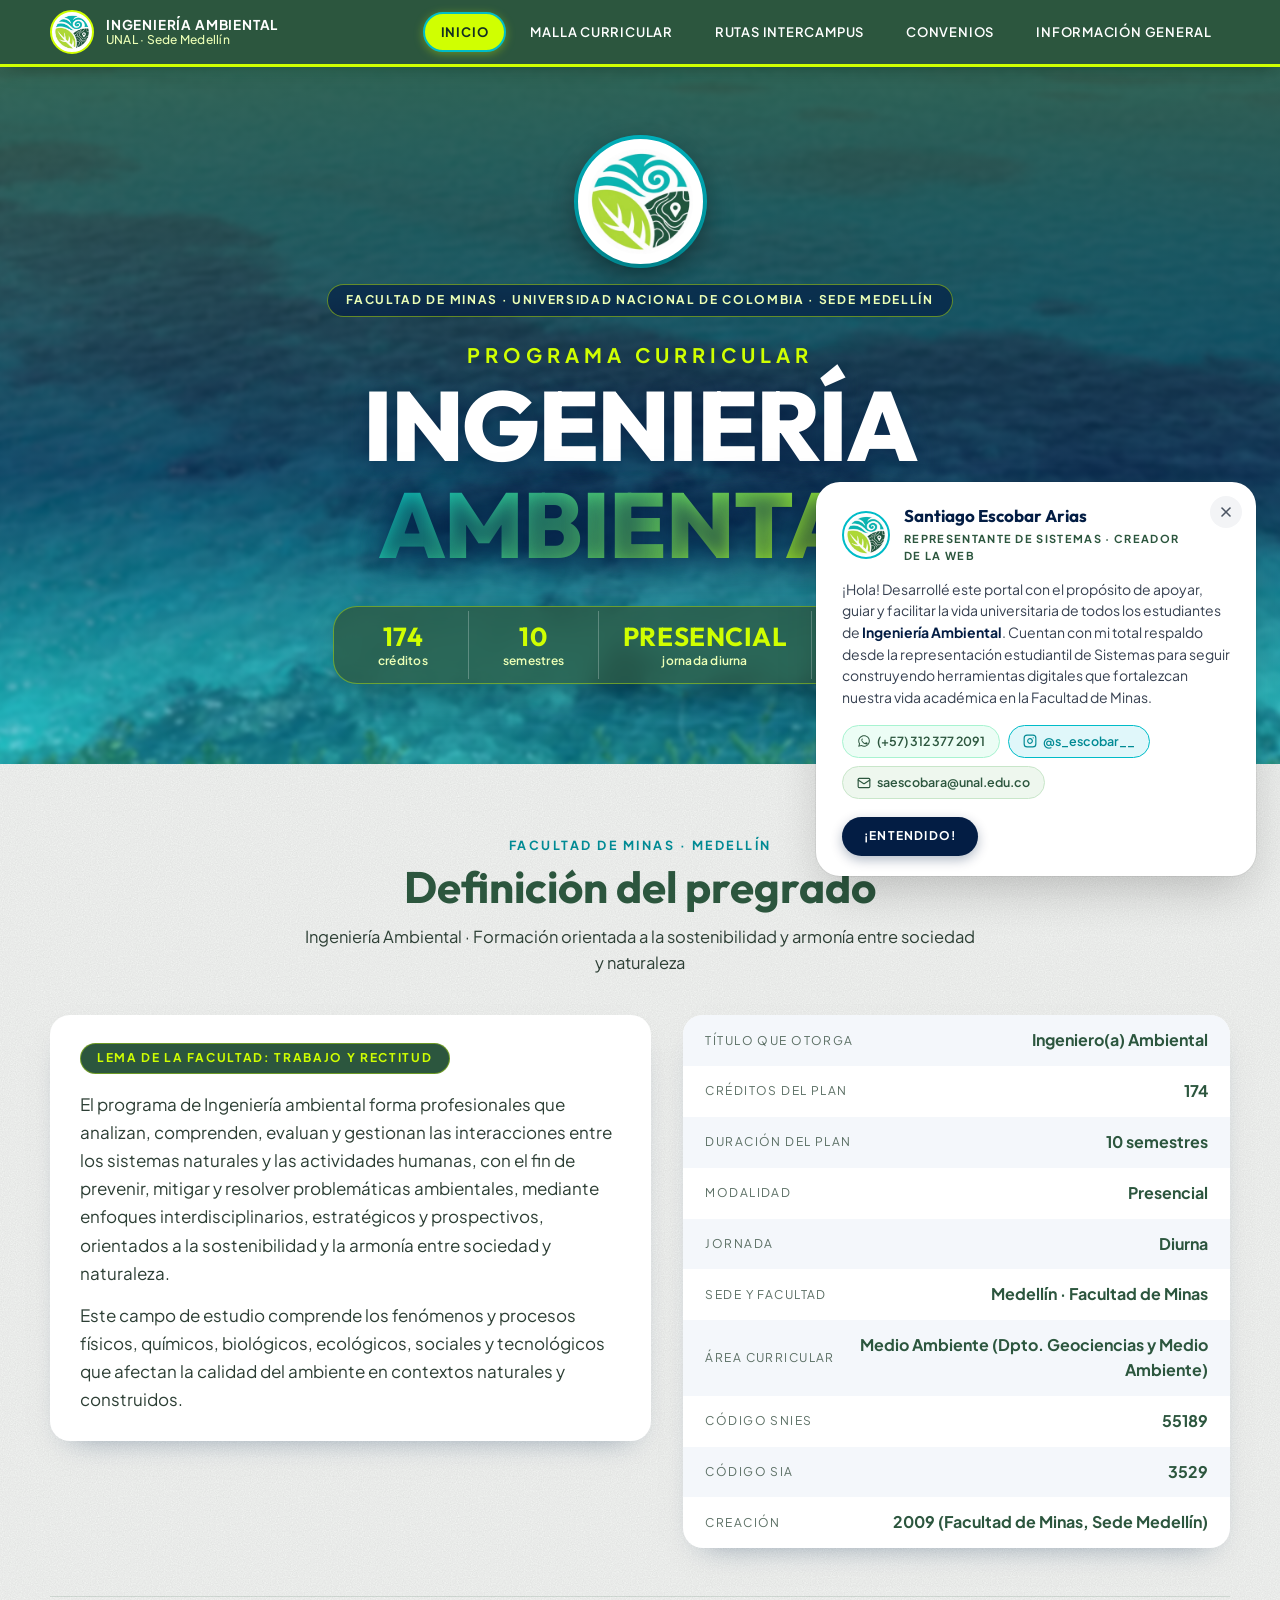
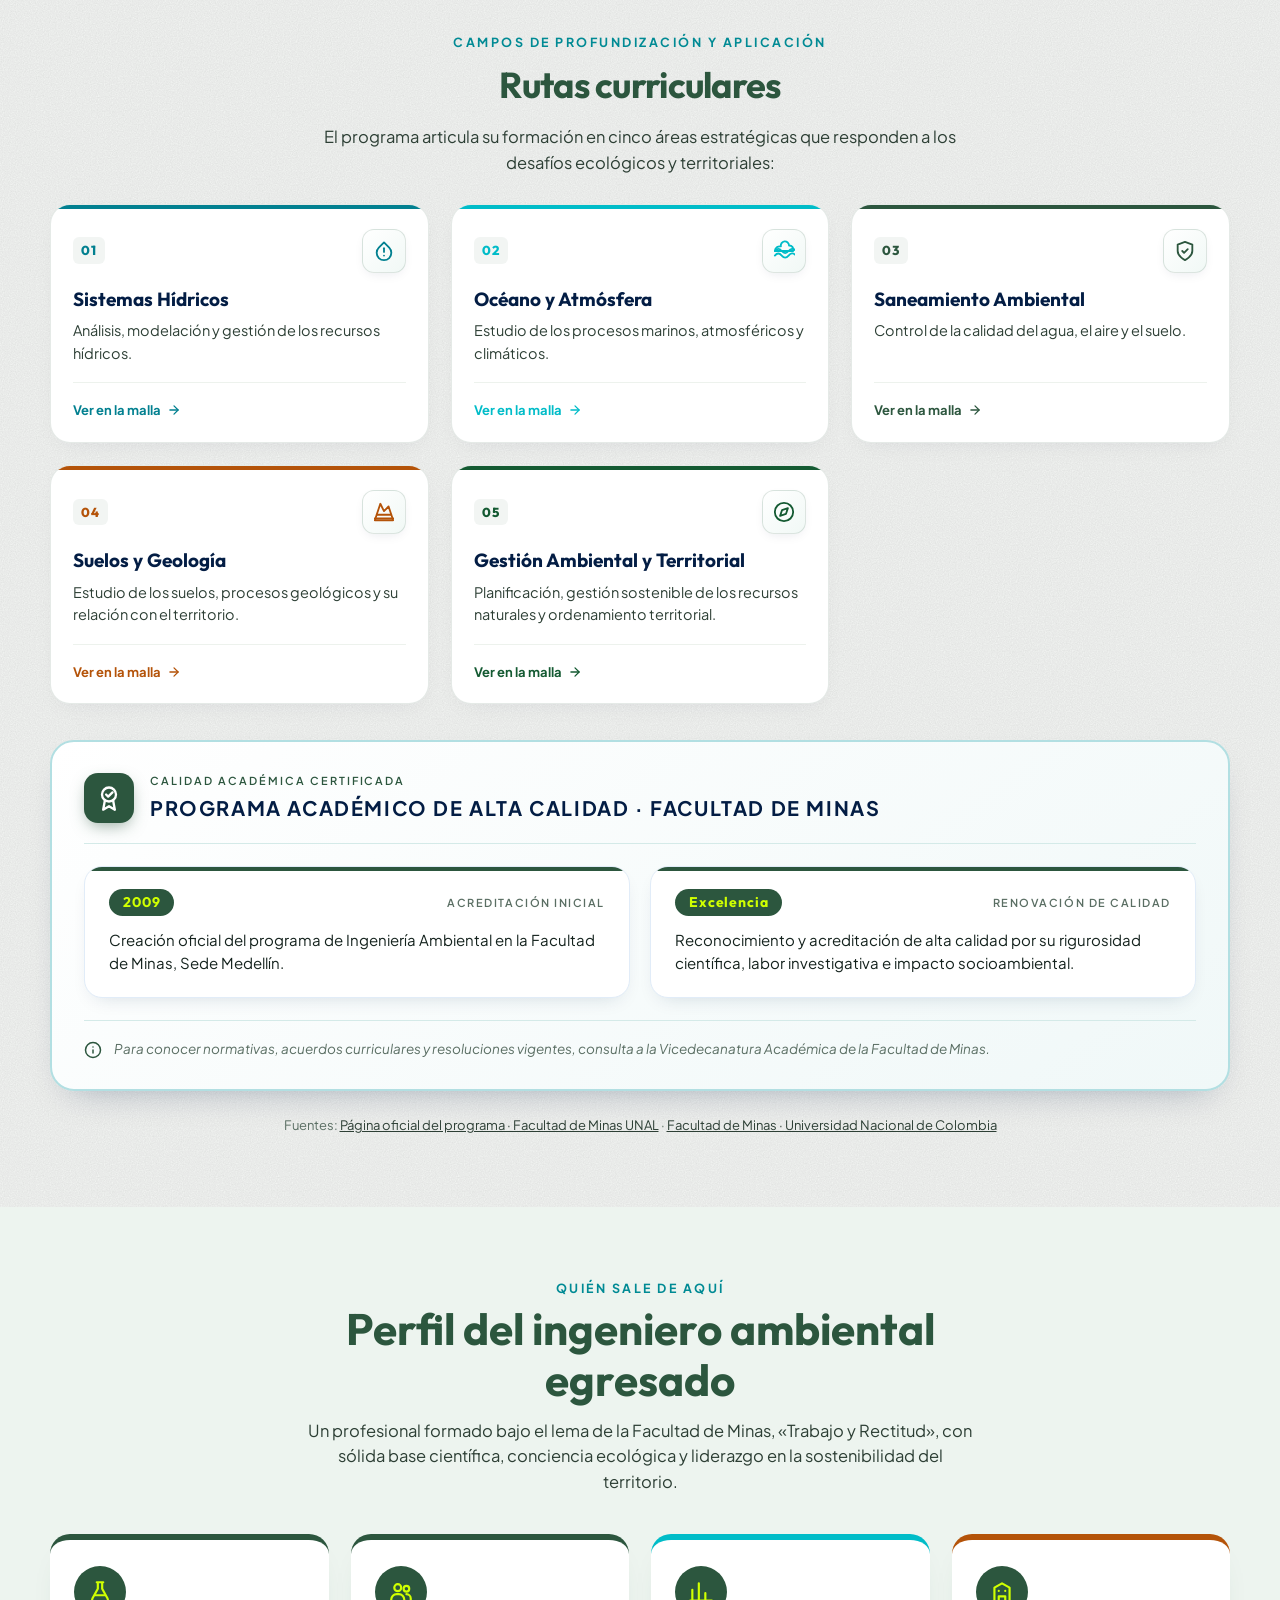
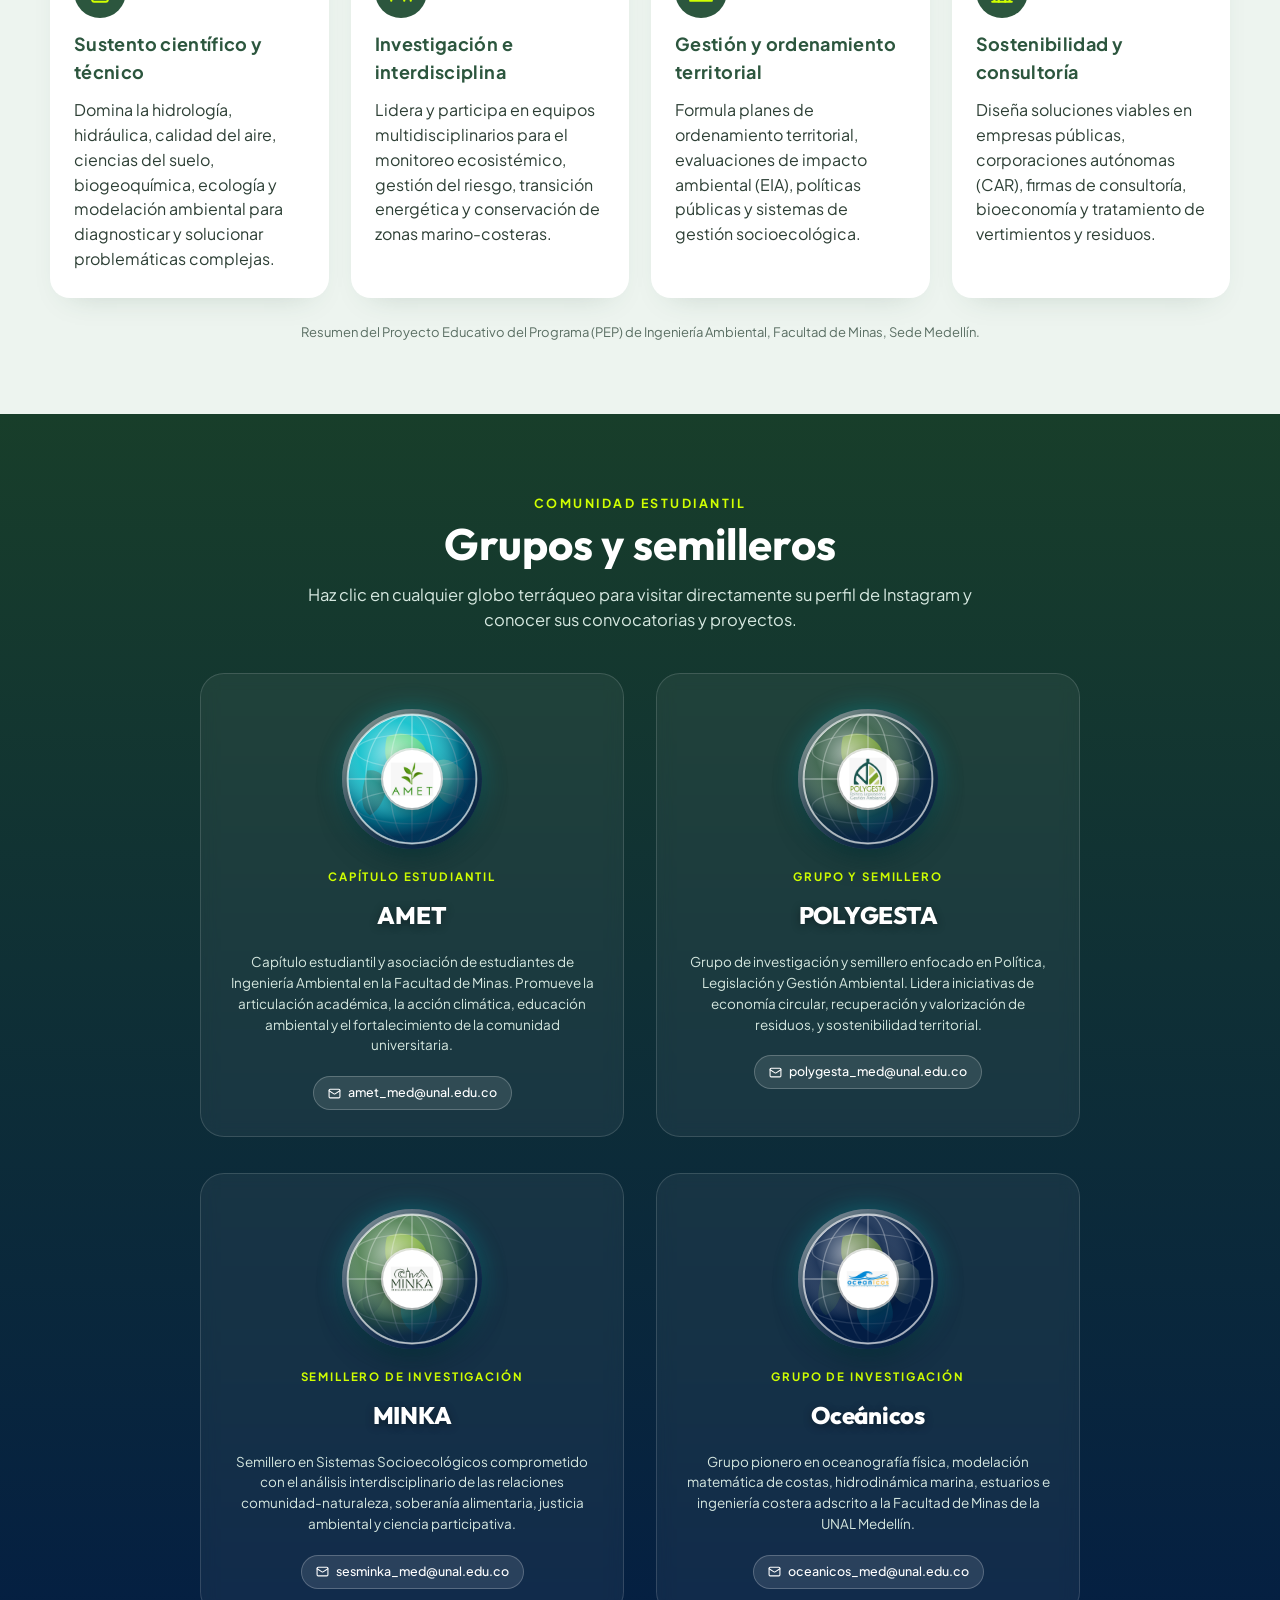
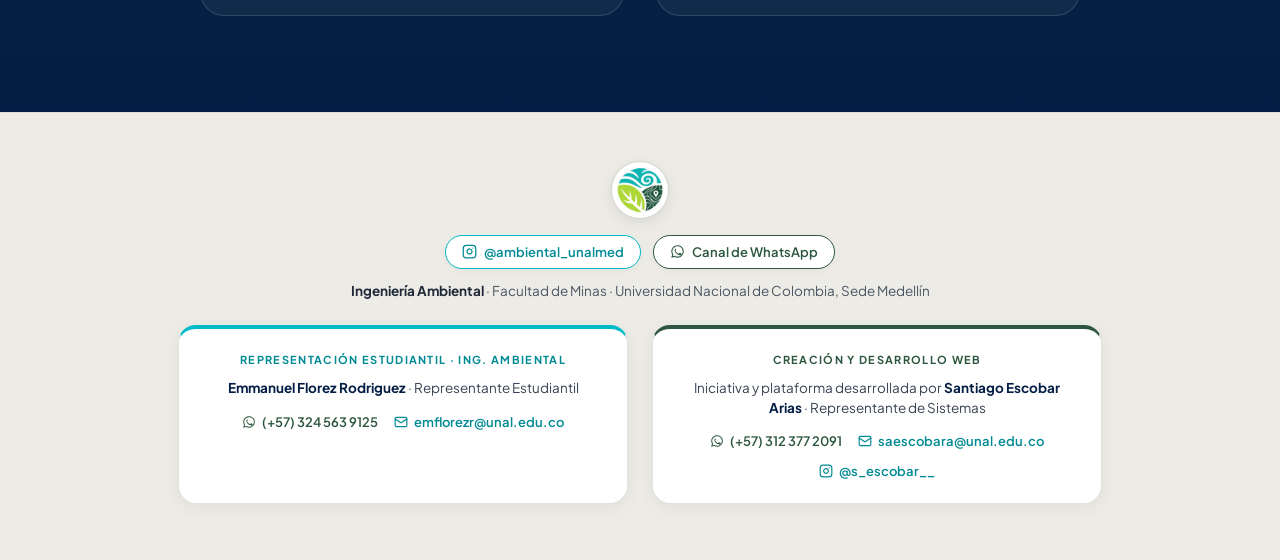
<file: index.html>
<!doctype html>
<html lang="es">
<head>
  <meta charset="utf-8">
  <meta name="viewport" content="width=device-width, initial-scale=1">
  <title>Ingeniería Ambiental · UNAL Medellín</title>
  <meta name="description" content="Programa de Ingeniería Ambiental de la Facultad de Minas, Universidad Nacional de Colombia, Sede Medellín: información del programa, malla curricular interactiva, perfil del egresado, grupos estudiantiles y semilleros.">
  <link rel="icon" type="image/png" href="img/logo-ambiental.png">
  <link rel="preconnect" href="https://fonts.googleapis.com">
  <link rel="preconnect" href="https://fonts.gstatic.com" crossorigin>
  <link rel="stylesheet" href="https://fonts.googleapis.com/css2?family=Outfit:wght@400;500;600;700;800;900&family=Plus+Jakarta+Sans:ital,wght@0,400;0,500;0,600;0,700;0,800;1,400;1,600&display=swap">
  <link rel="stylesheet" href="css/base.css">
  <link rel="stylesheet" href="css/inicio.css">
</head>
<body data-pagina="inicio">

  <div id="barra"></div>

  <!-- PORTADA -->
  <section class="portada foto foto--entrada">
    <div class="contenedor portada__contenido">
      <div class="portada__logo-wrap">
        <img class="portada__logo" src="img/logo-ambiental.png" alt="Logo de Ingeniería Ambiental · Facultad de Minas" width="125" height="125">
      </div>
      <p class="portada__lugar">Facultad de Minas · Universidad Nacional de Colombia · Sede Medellín</p>

      <h1 class="portada__titulo">
        <span class="portada__antetitulo">Programa Curricular</span>
        <span class="letras-varsity" data-texto="Ingeniería">Ingeniería</span>
        <span class="letras-varsity letras-varsity--sub" data-texto="Ambiental">Ambiental</span>
      </h1>

      <ul class="portada__cifras" id="portada-cifras" aria-label="Datos clave del programa"></ul>
    </div>
  </section>

  <main>

    <!-- EL PROGRAMA: se carga al abrir la página -->
    <section class="seccion programa" id="programa" aria-labelledby="programa-titulo">
      <div class="contenedor" id="programa-contenido">
        <p class="cargando">Cargando programa…</p>
      </div>
    </section>

    <!-- PERFIL DEL EGRESADO: se carga cuando la persona se acerca -->
    <section class="seccion perfil" id="perfil" aria-labelledby="perfil-titulo" data-carga="perfil">
      <div class="contenedor" id="perfil-contenido">
        <p class="cargando">Cargando perfil…</p>
      </div>
    </section>

    <!-- GRUPOS ESTUDIANTILES Y SEMILLEROS: se carga cuando la persona se acerca -->
    <section class="grupos" id="grupos" aria-labelledby="grupos-titulo" data-carga="grupos">
      <div class="contenedor" id="grupos-contenido">
        <p class="cargando">Cargando grupos…</p>
      </div>
    </section>

  </main>

  <div id="pie"></div>

  <script src="js/comun.js"></script>
  <script src="js/inicio.js"></script>
</body>
</html>
</file>
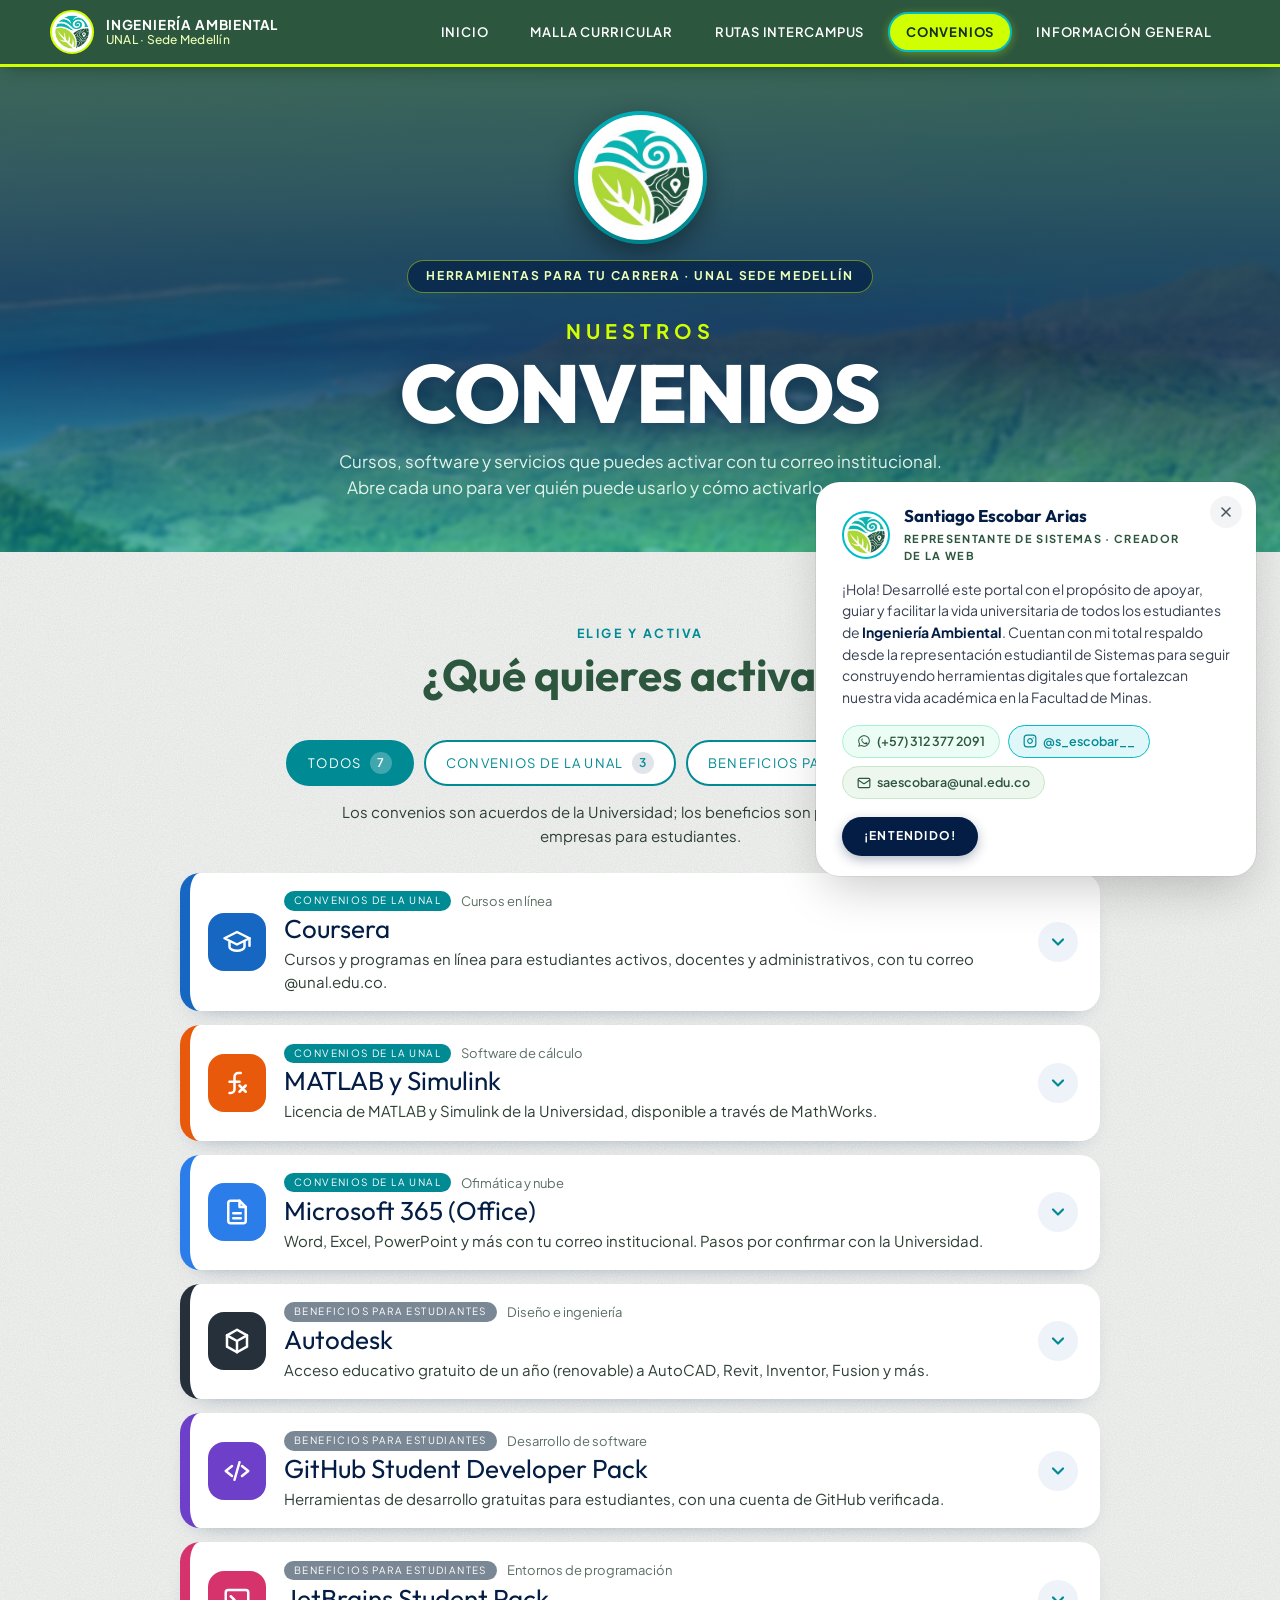
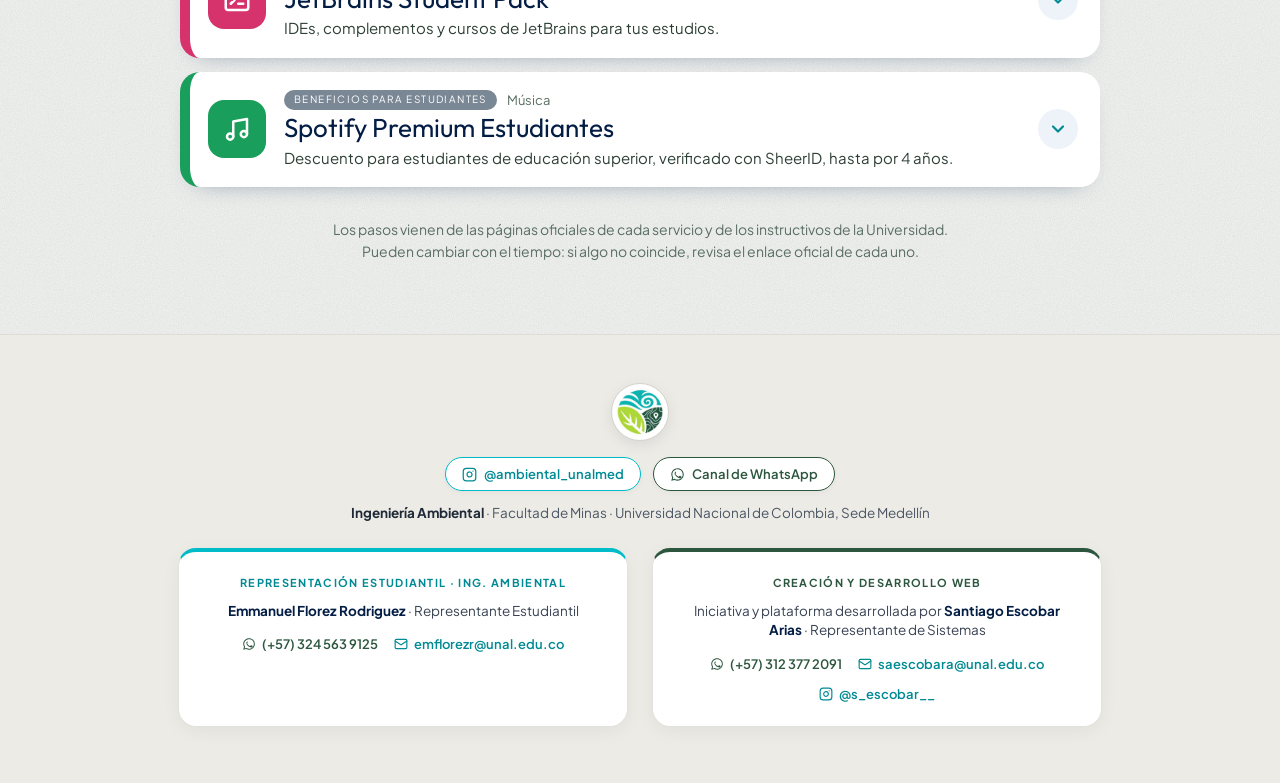
<file: convenios.html>
<!doctype html>
<html lang="es">
<head>
  <meta charset="utf-8">
  <meta name="viewport" content="width=device-width, initial-scale=1">
  <title>Convenios y Beneficios · Ingeniería Ambiental UNAL Medellín</title>
  <meta name="description" content="Convenios de la Universidad Nacional (Coursera, MATLAB, Microsoft 365, Autodesk) y beneficios para estudiantes de Ingeniería Ambiental: quién puede usarlos y cómo activarlos paso a paso.">
  <link rel="icon" type="image/png" href="img/logo-ambiental.png">
  <link rel="preconnect" href="https://fonts.googleapis.com">
  <link rel="preconnect" href="https://fonts.gstatic.com" crossorigin>
  <link rel="stylesheet" href="https://fonts.googleapis.com/css2?family=Outfit:wght@400;500;600;700;800;900&family=Plus+Jakarta+Sans:ital,wght@0,400;0,500;0,600;0,700;0,800;1,400;1,600&display=swap">
  <link rel="stylesheet" href="css/base.css">
  <link rel="stylesheet" href="css/convenios.css">
</head>
<body data-pagina="convenios">

  <div id="barra"></div>

  <!-- PORTADA -->
  <section class="portada portada--corta foto foto--panoramica">
    <div class="contenedor portada__contenido">
      <div class="portada__logo-wrap">
        <img class="portada__logo" src="img/logo-ambiental.png" alt="Logo de Ingeniería Ambiental · Facultad de Minas" width="115" height="115">
      </div>
      <p class="portada__lugar">Herramientas para tu carrera · UNAL Sede Medellín</p>
      <h1 class="portada__titulo">
        <span class="portada__antetitulo">Nuestros</span>
        <span class="letras-varsity" data-texto="Convenios">Convenios</span>
      </h1>
      <p class="portada__texto">Cursos, software y servicios que puedes activar con tu correo institucional. Abre cada uno para ver quién puede usarlo y cómo activarlo, paso a paso.</p>
    </div>
  </section>

  <main>
    <section class="seccion convenios" aria-labelledby="convenios-titulo">
      <div class="contenedor convenios__contenedor">
        <div class="seccion-titulo">
          <p class="seccion-titulo__antetitulo">Elige y activa</p>
          <h2 id="convenios-titulo">¿Qué quieres activar?</h2>
        </div>

        <div class="filtros" id="filtros" role="group" aria-label="Filtrar por tipo"></div>
        <p class="filtros__nota" id="filtros-nota" aria-live="polite"></p>

        <ul class="lista" id="lista"><li class="cargando">Cargando convenios…</li></ul>

        <p class="convenios__aviso">Los pasos vienen de las páginas oficiales de cada servicio y de los instructivos de la Universidad. Pueden cambiar con el tiempo: si algo no coincide, revisa el enlace oficial de cada uno.</p>
      </div>
    </section>
  </main>

  <div id="pie"></div>

  <script src="js/comun.js"></script>
  <script src="js/convenios.js"></script>
</body>
</html>
</file>
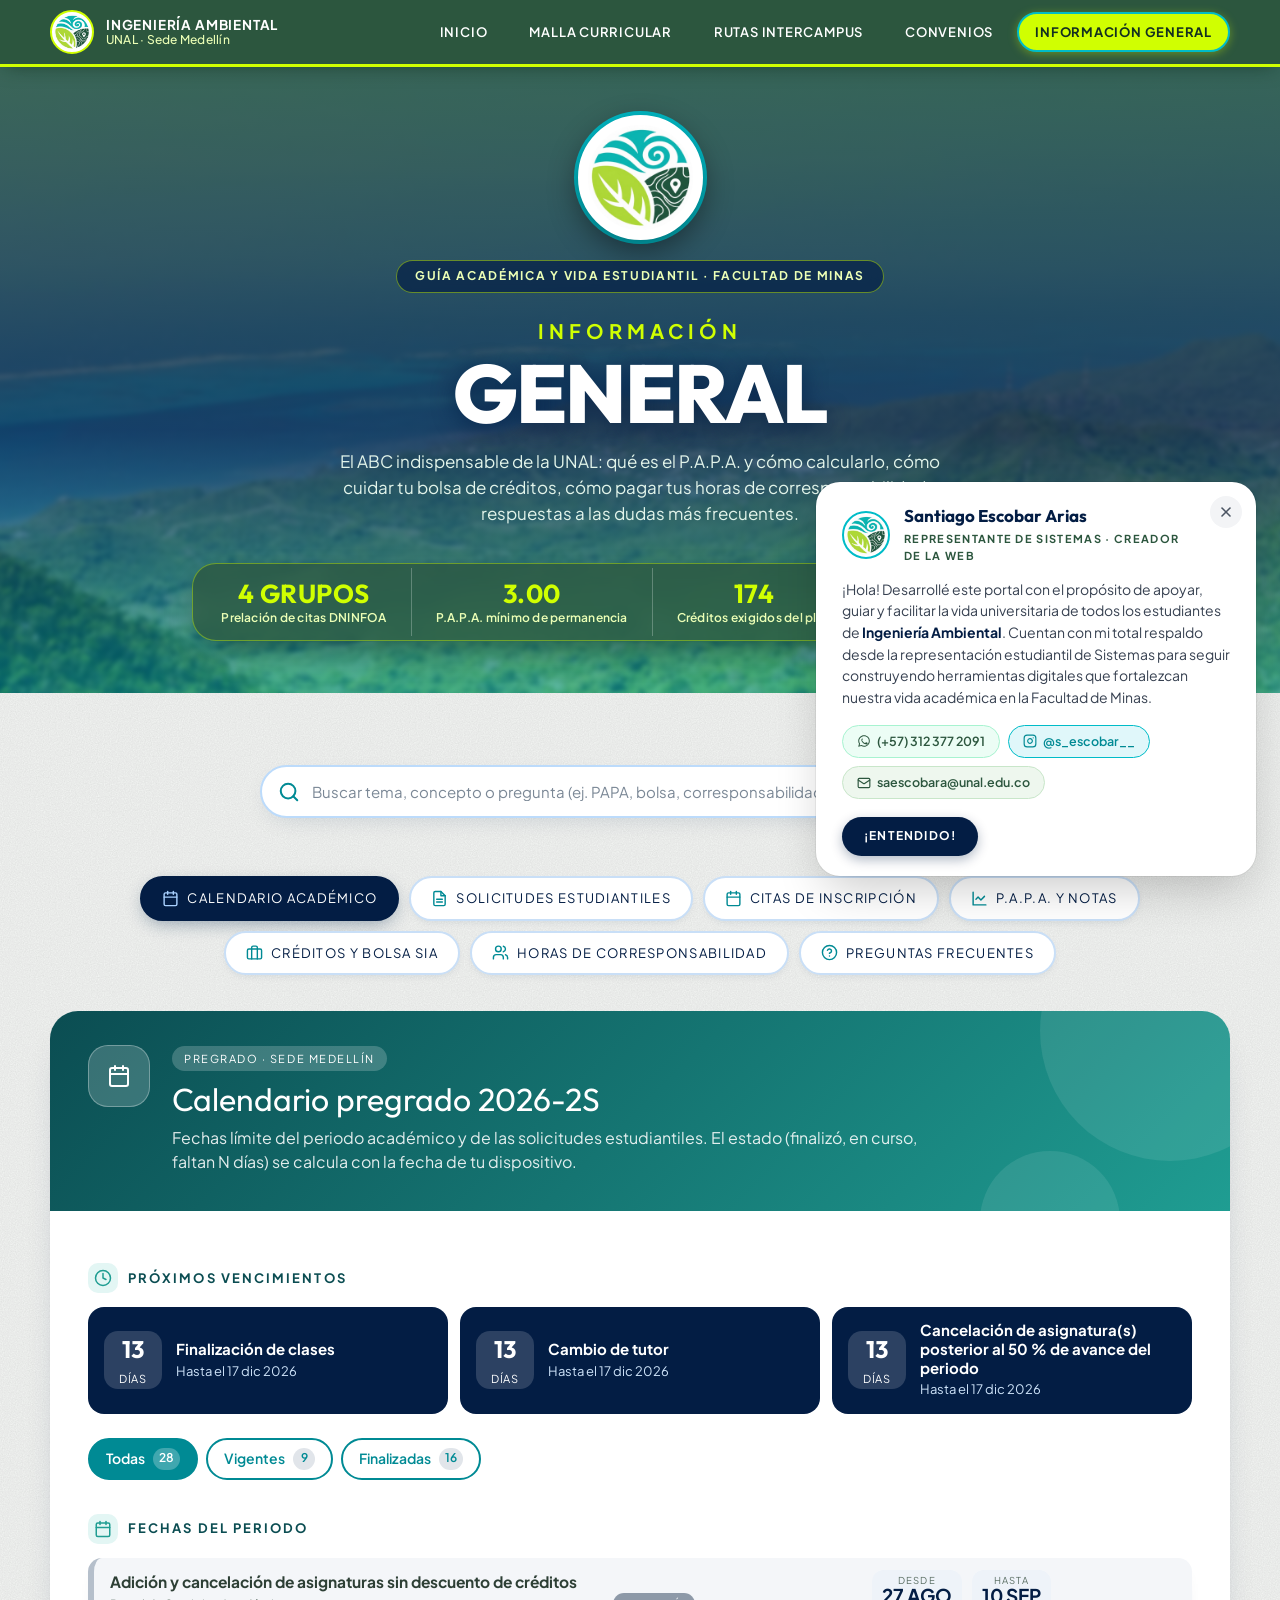
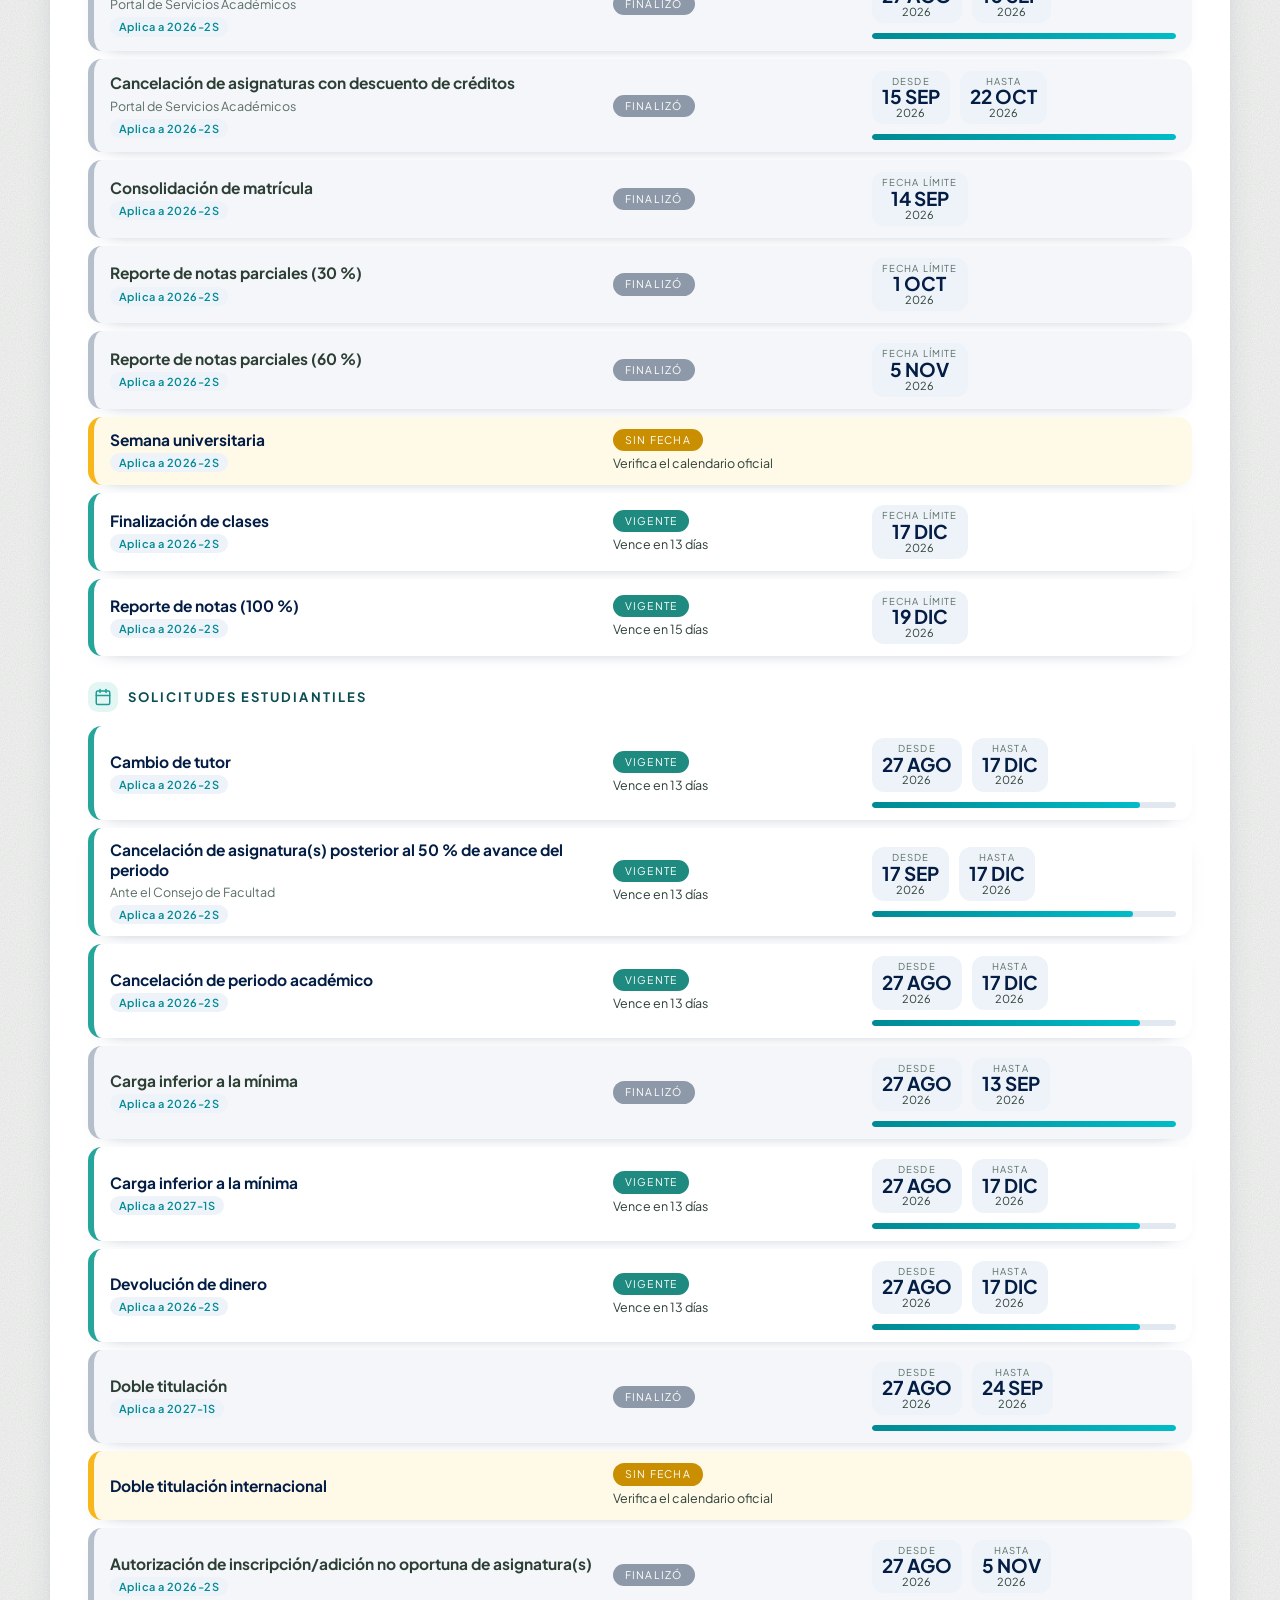
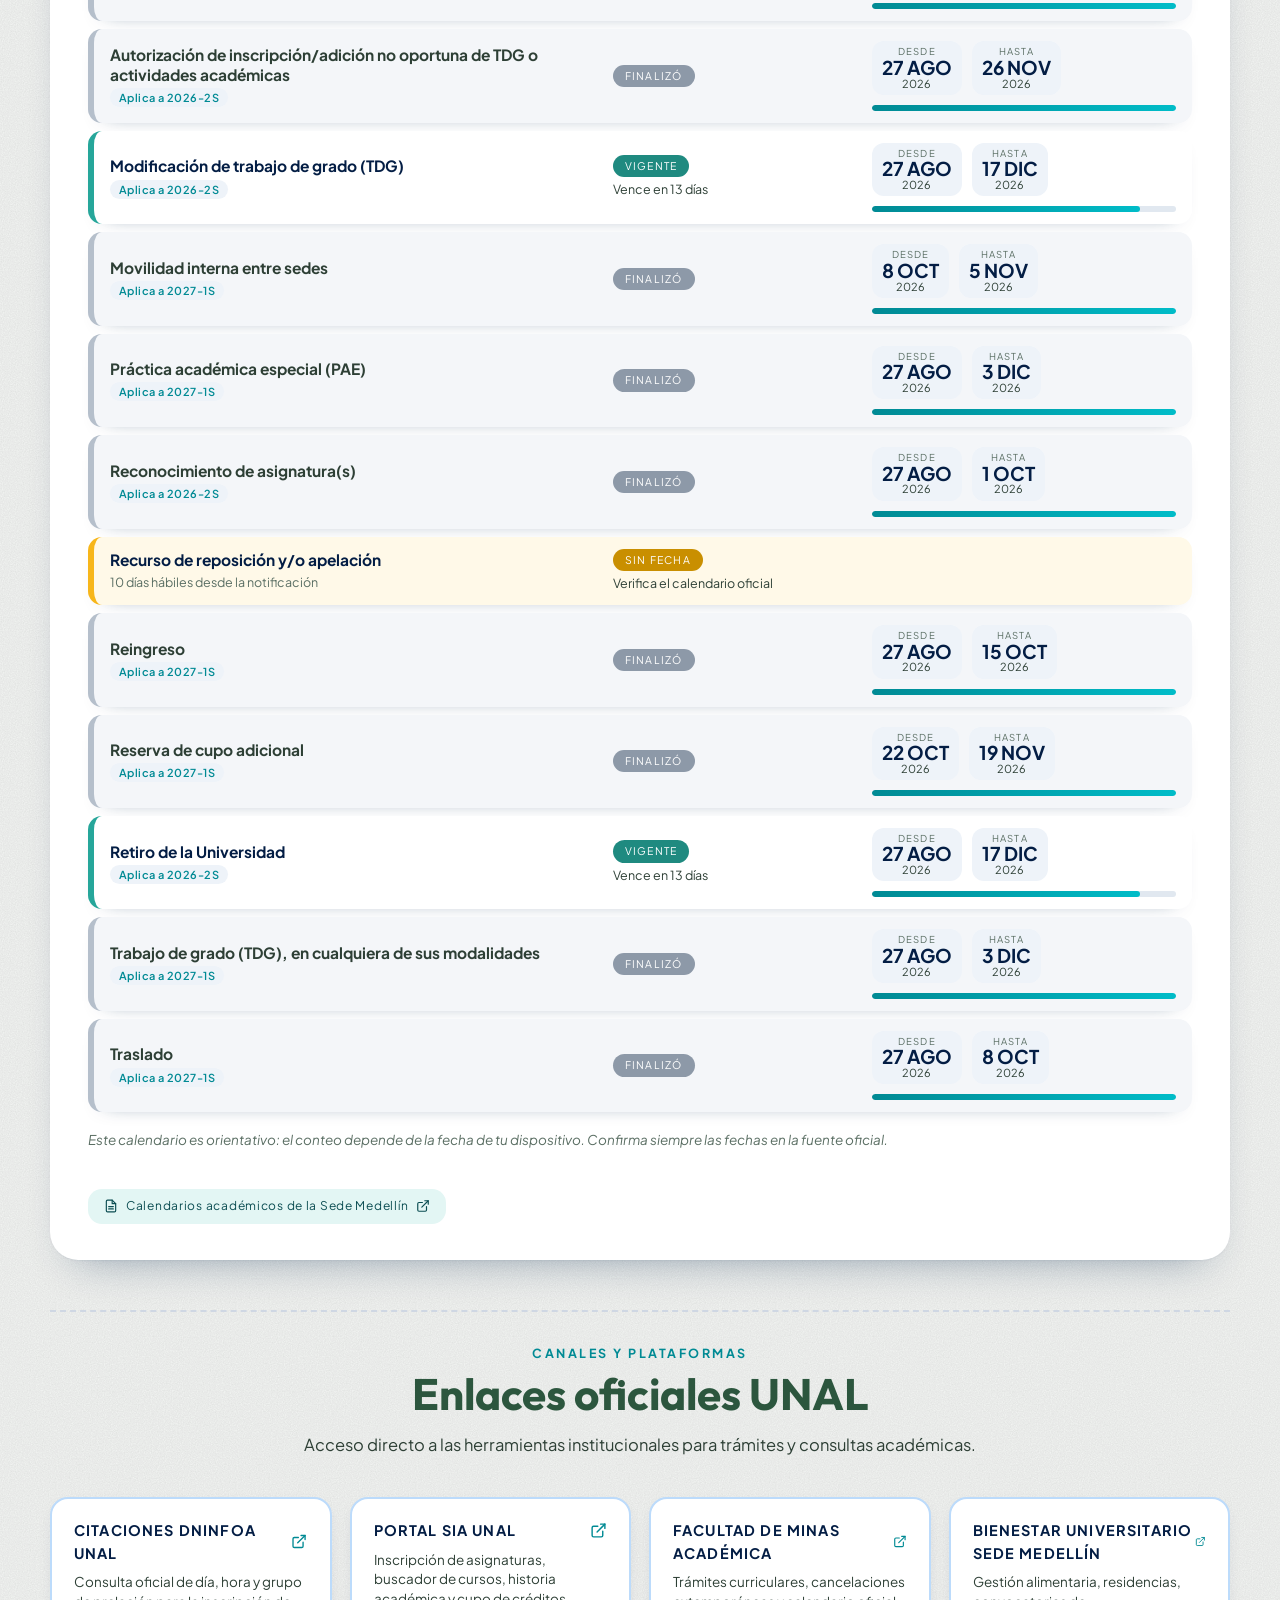
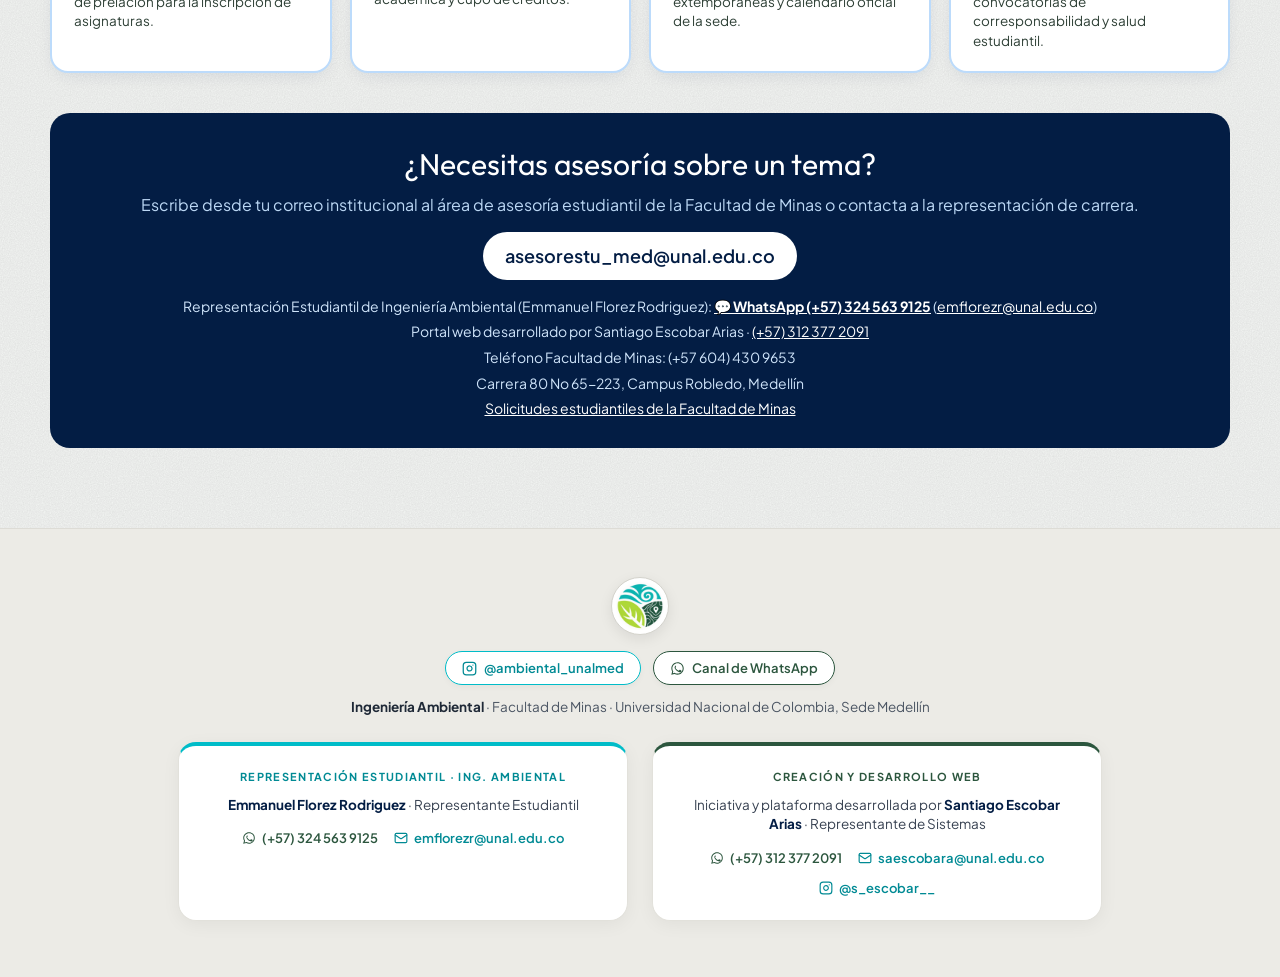
<file: info.html>
<!doctype html>
<html lang="es">
<head>
  <meta charset="utf-8">
  <meta name="viewport" content="width=device-width, initial-scale=1">
  <title>Información General y Guía Estudiantil · Ingeniería Ambiental UNAL Medellín</title>
  <meta name="description" content="Guía académica esencial para estudiantes de Ingeniería Ambiental (Facultad de Minas, UNAL Medellín): P.A.P.A., bolsa de créditos, horas de corresponsabilidad, citas SIA, simulador y preguntas frecuentes.">
  <link rel="icon" type="image/png" href="img/logo-ambiental.png">
  <link rel="preconnect" href="https://fonts.googleapis.com">
  <link rel="preconnect" href="https://fonts.gstatic.com" crossorigin>
  <link rel="stylesheet" href="https://fonts.googleapis.com/css2?family=Outfit:wght@400;500;600;700;800;900&family=Plus+Jakarta+Sans:ital,wght@0,400;0,500;0,600;0,700;0,800;1,400;1,600&display=swap">
  <link rel="stylesheet" href="css/base.css">
  <link rel="stylesheet" href="css/info.css">
</head>
<body data-pagina="info">

  <div id="barra"></div>

  <!-- PORTADA -->
  <section class="portada portada--corta foto foto--panoramica">
    <div class="contenedor portada__contenido">
      <div class="portada__logo-wrap">
        <img class="portada__logo" src="img/logo-ambiental.png" alt="Logo de Ingeniería Ambiental · Facultad de Minas" width="115" height="115">
      </div>
      <p class="portada__lugar">Guía Académica y Vida Estudiantil · Facultad de Minas</p>
      <h1 class="portada__titulo">
        <span class="portada__antetitulo">Información</span>
        <span class="letras-varsity" data-texto="General">General</span>
      </h1>
      <p class="portada__texto">El ABC indispensable de la UNAL: qué es el P.A.P.A. y cómo calcularlo, cómo cuidar tu bolsa de créditos, cómo pagar tus horas de corresponsabilidad y respuestas a las dudas más frecuentes.</p>
      <ul class="portada__cifras" id="info-cifras" aria-label="Cifras clave del estudiante UNAL"></ul>
    </div>
  </section>

  <main>
    <section class="seccion info" aria-label="Módulo de Información General">
      <div class="contenedor">

        <!-- BUSCADOR PRINCIPAL Y FILTRO RÁPIDO -->
        <div class="info-buscador-wrap">
          <div class="info-buscador">
            <svg class="info-buscador__icono" viewBox="0 0 24 24" fill="none" stroke="currentColor" stroke-width="2.2" stroke-linecap="round" stroke-linejoin="round" aria-hidden="true"><circle cx="11" cy="11" r="8"/><line x1="21" y1="21" x2="16.65" y2="16.65"/></svg>
            <input type="search" id="input-busqueda" class="info-buscador__input" placeholder="Buscar tema, concepto o pregunta (ej. PAPA, bolsa, corresponsabilidad, 3.0, SIA, cancelar)..." aria-label="Buscar en la guía estudiantil" autocomplete="off">
            <button type="button" id="btn-limpiar-busqueda" class="info-buscador__limpiar" aria-label="Limpiar búsqueda" hidden>
              <svg viewBox="0 0 24 24" fill="none" stroke="currentColor" stroke-width="2" stroke-linecap="round" stroke-linejoin="round" aria-hidden="true"><line x1="18" y1="6" x2="6" y2="18"/><line x1="6" y1="6" x2="18" y2="18"/></svg>
            </button>
          </div>
          <div id="resultado-conteo" class="info-buscador__conteo" aria-live="polite"></div>
        </div>

        <!-- SELECTOR DE CATEGORÍAS (TABS) -->
        <nav class="info-tabs" aria-label="Categorías de información">
          <ul id="contenedor-tabs" class="info-tabs__lista"></ul>
        </nav>

        <!-- CONTENIDO DINÁMICO PRINCIPAL -->
        <div id="info-contenido" class="info-contenido">
          <p class="cargando">Cargando información general…</p>
        </div>

        <!-- SECCIÓN DE ENLACES OFICIALES -->
        <div class="info-enlaces-seccion" id="info-enlaces-seccion">
          <div class="seccion-titulo">
            <p class="seccion-titulo__antetitulo">Canales y Plataformas</p>
            <h2>Enlaces oficiales UNAL</h2>
            <p class="seccion-titulo__intro">Acceso directo a las herramientas institucionales para trámites y consultas académicas.</p>
          </div>
          <div id="contenedor-enlaces" class="info-enlaces-rejilla"></div>
        </div>

        <!-- ASESORÍA -->
        <aside class="info-asesoria" id="info-asesoria" aria-label="Asesoría estudiantil"></aside>

      </div>
    </section>
  </main>

  <div id="pie"></div>

  <script src="js/comun.js"></script>
  <script src="js/info.js"></script>
</body>
</html>
</file>
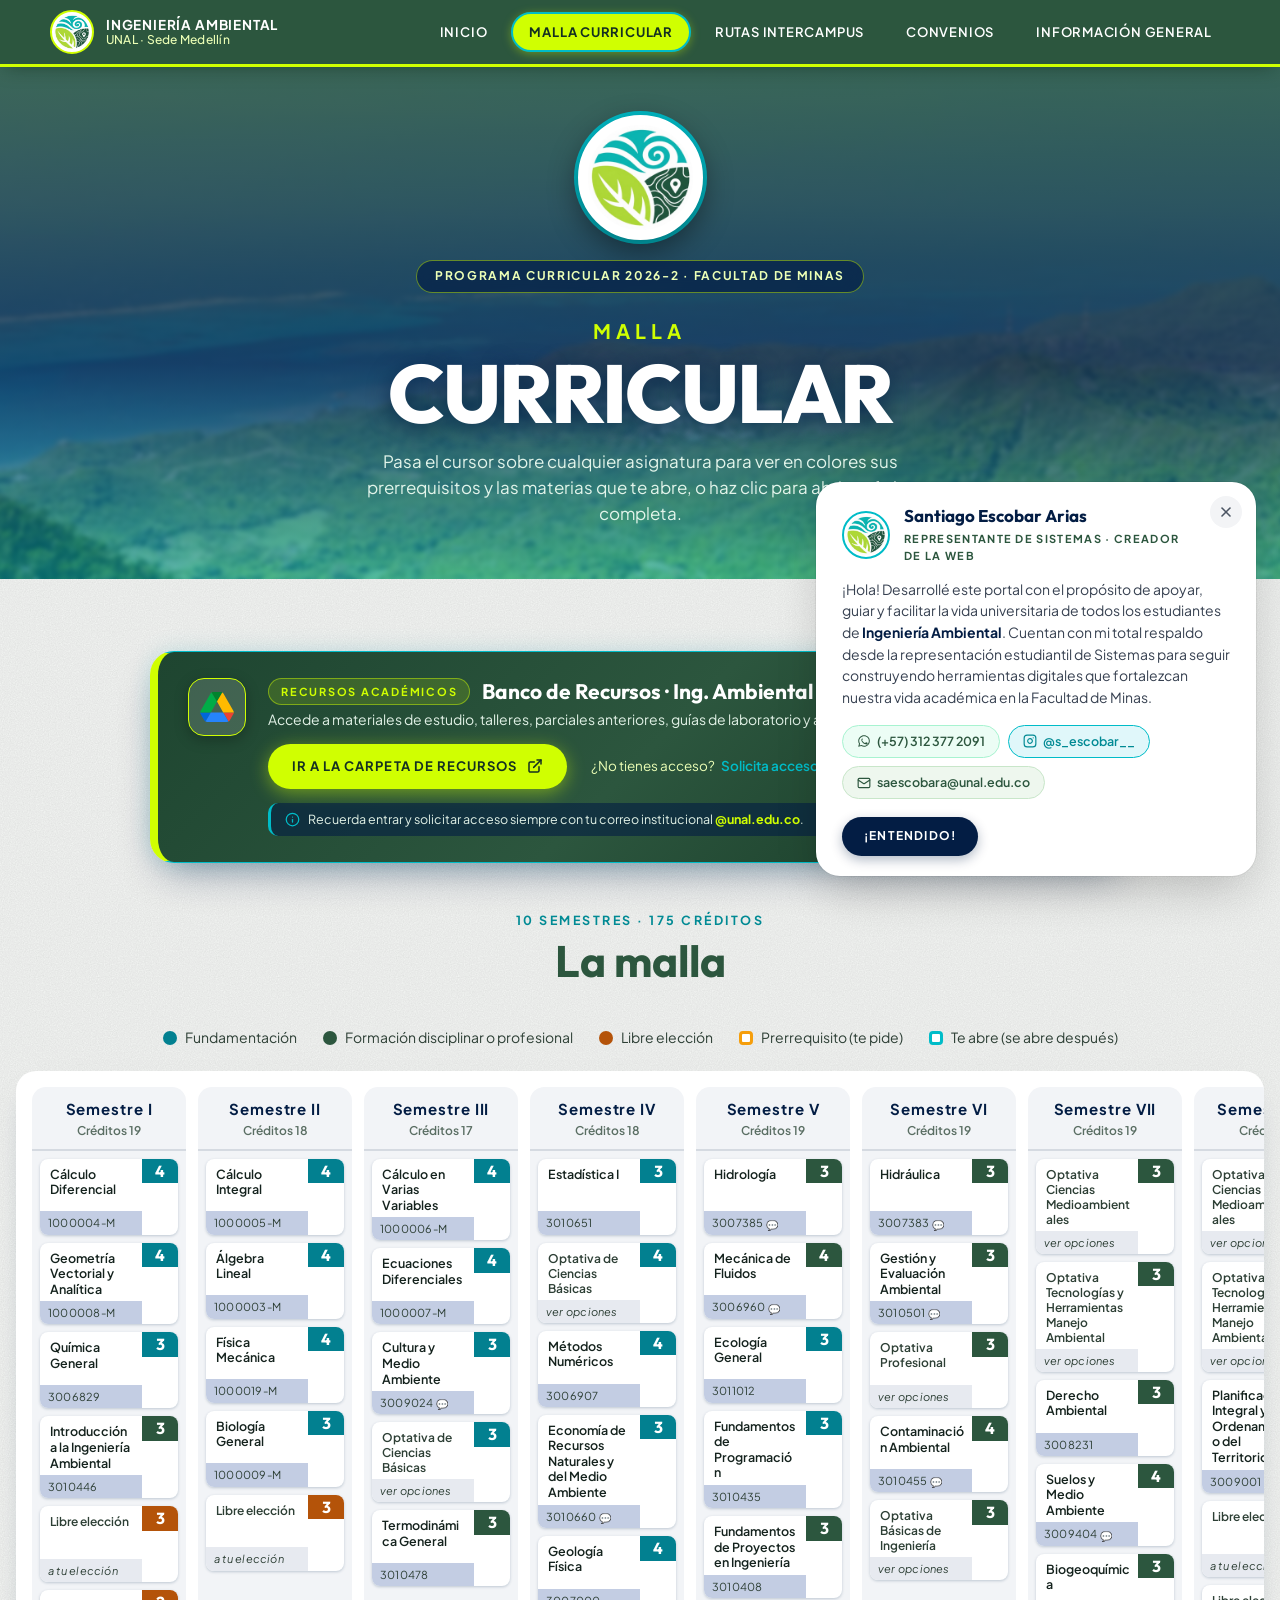
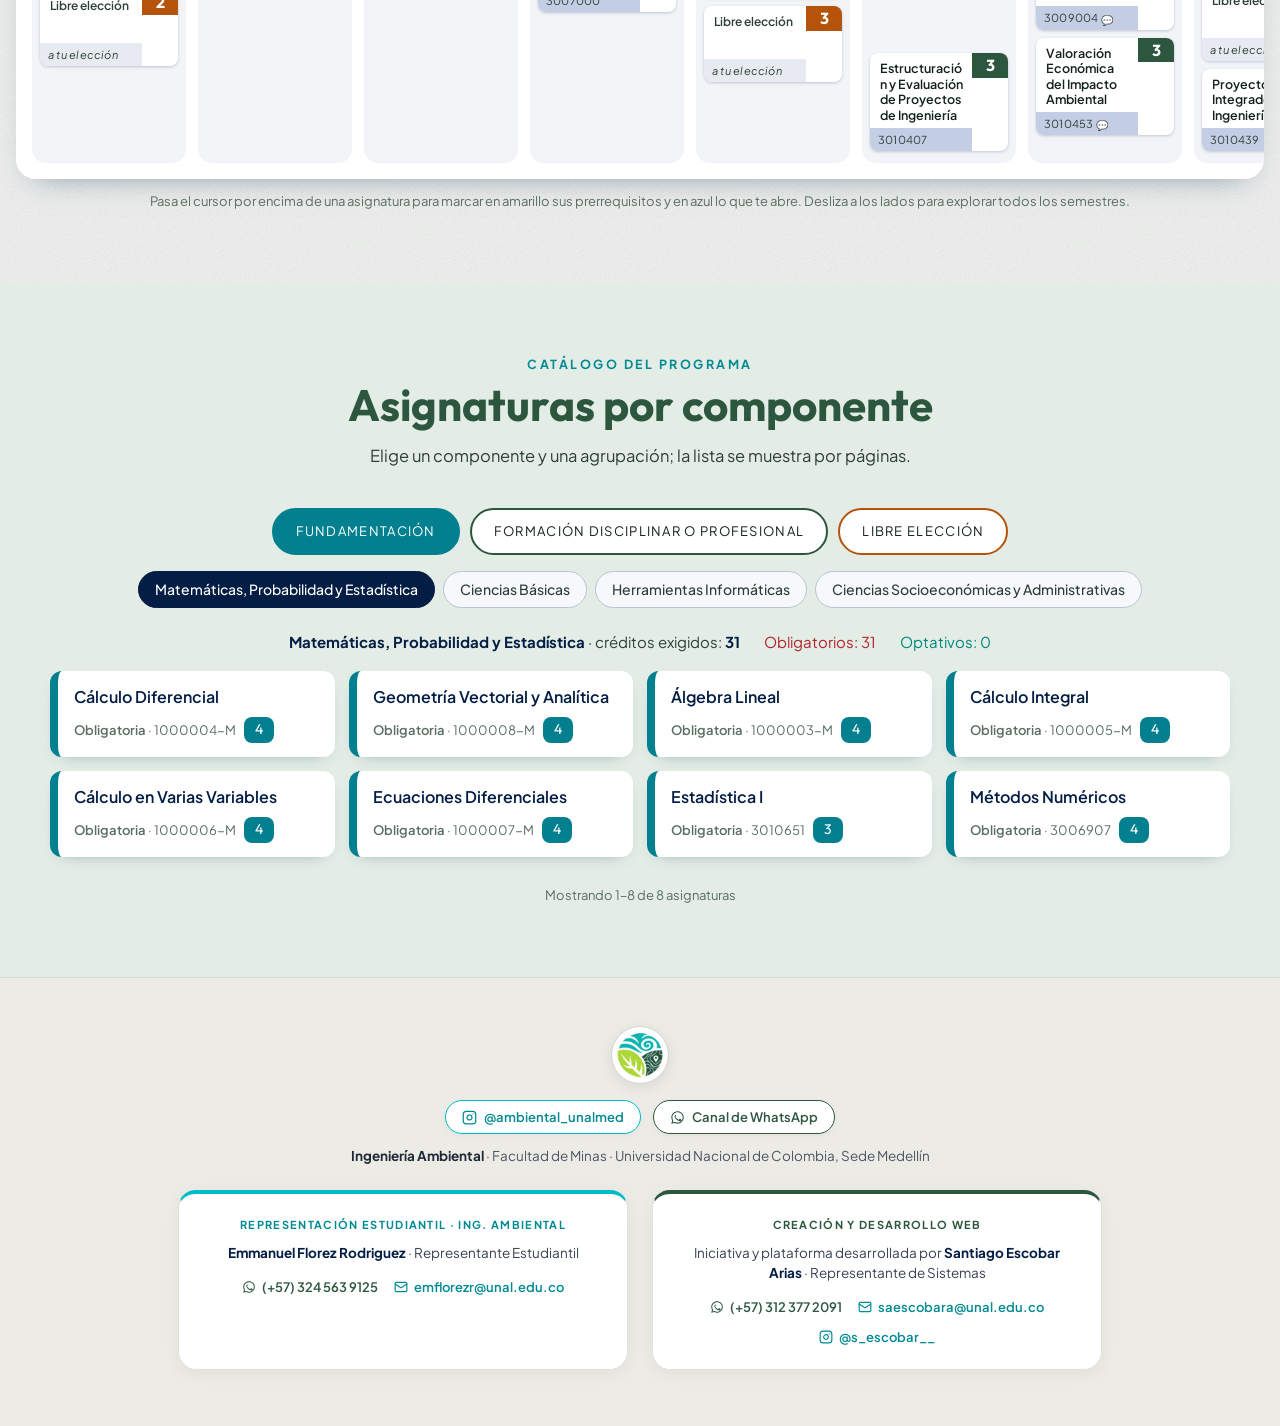
<file: malla.html>
<!doctype html>
<html lang="es">
<head>
  <meta charset="utf-8">
  <meta name="viewport" content="width=device-width, initial-scale=1">
  <title>Malla Curricular · Ingeniería Ambiental UNAL Medellín</title>
  <meta name="description" content="Malla curricular interactiva de Ingeniería Ambiental (Facultad de Minas, UNAL Sede Medellín): prerrequisitos, créditos, agrupaciones y componentes de cada asignatura.">
  <link rel="icon" type="image/png" href="img/logo-ambiental.png">
  <link rel="preconnect" href="https://fonts.googleapis.com">
  <link rel="preconnect" href="https://fonts.gstatic.com" crossorigin>
  <link rel="stylesheet" href="https://fonts.googleapis.com/css2?family=Outfit:wght@400;500;600;700;800;900&family=Plus+Jakarta+Sans:ital,wght@0,400;0,500;0,600;0,700;0,800;1,400;1,600&display=swap">
  <link rel="stylesheet" href="css/base.css">
  <link rel="stylesheet" href="css/malla.css">
</head>
<body data-pagina="malla">

  <div id="barra"></div>

  <!-- PORTADA -->
  <section class="portada portada--corta foto foto--panoramica">
    <div class="contenedor portada__contenido">
      <div class="portada__logo-wrap">
        <img class="portada__logo" src="img/logo-ambiental.png" alt="Logo de Ingeniería Ambiental · Facultad de Minas" width="115" height="115">
      </div>
      <p class="portada__lugar">Programa curricular 2026-2 · Facultad de Minas</p>
      <h1 class="portada__titulo">
        <span class="portada__antetitulo">Malla</span>
        <span class="letras-varsity" data-texto="Curricular">Curricular</span>
      </h1>
      <p class="portada__texto">Pasa el cursor sobre cualquier asignatura para ver en colores sus prerrequisitos y las materias que te abre, o haz clic para abrir su ficha completa.</p>
    </div>
  </section>

  <main>

    <!-- MALLA INTERACTIVA -->
    <section class="seccion malla" id="malla" aria-labelledby="malla-titulo">
      <div class="contenedor contenedor--ancho">

        <!-- APARTADO UNIDAD COMPARTIDA / DRIVE DE AMBIENTAL -->
        <aside class="malla-drive" aria-label="Recursos académicos y Banco de Materiales de Ingeniería Ambiental">
          <div class="malla-drive__contenido">
            <div class="malla-drive__icono-wrap" aria-hidden="true">
              <svg class="malla-drive__logo" viewBox="0 0 87.3 78" width="34" height="30" aria-hidden="true">
                <path d="m6.6 66.85 3.85 6.65c.8 1.4 1.95 2.5 3.3 3.3l13.75-23.8H0c0 1.55.4 3.1 1.2 4.5z" fill="#0066da"/>
                <path d="M43.65 25 29.9 1.2c-1.35.8-2.5 1.9-3.3 3.3l-25.4 44C.4 50 0 51.55 0 53.1h27.5z" fill="#00ac47"/>
                <path d="M73.55 76.8c1.35-.8 2.5-1.9 3.3-3.3l1.6-2.75 7.65-13.25c.8-1.4 1.2-2.95 1.2-4.5H59.8l5.85 10.15z" fill="#ea4335"/>
                <path d="M43.65 25 57.4 1.2C56.05.4 54.5 0 52.9 0H34.4c-1.6 0-3.15.45-4.5 1.2z" fill="#00832d"/>
                <path d="M59.8 53.1H27.5L13.75 76.8c1.35.8 2.9 1.2 4.5 1.2h50.8c1.6 0 3.15-.45 4.5-1.2z" fill="#2684fc"/>
                <path d="M73.4 26.5l-12.7-22c-.8-1.4-1.95-2.5-3.3-3.3L43.65 25l16.15 28.1H87.3c0-1.55-.4-3.1-1.2-4.5z" fill="#ffba00"/>
              </svg>
            </div>

            <div class="malla-drive__cuerpo">
              <div class="malla-drive__texto">
                <div class="malla-drive__encabezado">
                  <span class="malla-drive__tag">Recursos Académicos</span>
                  <h3 class="malla-drive__titulo">Banco de Recursos · Ing. Ambiental</h3>
                </div>
                <p class="malla-drive__desc">Accede a materiales de estudio, talleres, parciales anteriores, guías de laboratorio y apuntes de las materias de la carrera.</p>
              </div>

              <div class="malla-drive__fila-acciones">
                <a class="malla-drive__btn-principal" href="https://drive.google.com/drive/folders/0AEk8YJGqI3OvUk9PVA?hl=es" target="_blank" rel="noopener noreferrer">
                  <span>Ir a la Carpeta de Recursos</span>
                  <svg viewBox="0 0 24 24" fill="none" stroke="currentColor" stroke-width="2.3" stroke-linecap="round" stroke-linejoin="round" width="16" height="16" aria-hidden="true">
                    <path d="M18 13v6a2 2 0 0 1-2 2H5a2 2 0 0 1-2-2V8a2 2 0 0 1 2-2h6"/>
                    <polyline points="15 3 21 3 21 9"/>
                    <line x1="10" y1="14" x2="21" y2="3"/>
                  </svg>
                </a>

                <div class="malla-drive__acceso-secundario">
                  <span class="malla-drive__acceso-pregunta">¿No tienes acceso?</span>
                  <a class="malla-drive__acceso-enlace" href="https://docs.google.com/spreadsheets/d/1ixIitudn7GLZ9z99Vl9hFM9cmgE48aZV85Zkgqe_ARc" target="_blank" rel="noopener noreferrer">
                    <span>Solicita acceso aquí</span>
                    <svg viewBox="0 0 24 24" fill="none" stroke="currentColor" stroke-width="2.2" stroke-linecap="round" stroke-linejoin="round" width="13" height="13" aria-hidden="true">
                      <path d="M18 13v6a2 2 0 0 1-2 2H5a2 2 0 0 1-2-2V8a2 2 0 0 1 2-2h6"/>
                      <polyline points="15 3 21 3 21 9"/>
                      <line x1="10" y1="14" x2="21" y2="3"/>
                    </svg>
                  </a>
                </div>
              </div>

              <div class="malla-drive__nota">
                <svg viewBox="0 0 24 24" fill="none" stroke="currentColor" stroke-width="2" stroke-linecap="round" stroke-linejoin="round" width="15" height="15" aria-hidden="true">
                  <circle cx="12" cy="12" r="10"/>
                  <line x1="12" y1="16" x2="12" y2="12"/>
                  <line x1="12" y1="8" x2="12.01" y2="8"/>
                </svg>
                <span>Recuerda entrar y solicitar acceso siempre con tu correo institucional <strong>@unal.edu.co</strong>.</span>
              </div>
            </div>
          </div>
        </aside>

        <div class="seccion-titulo">
          <p class="seccion-titulo__antetitulo" id="malla-antetitulo">Programa curricular</p>
          <h2 id="malla-titulo">La malla</h2>
        </div>

        <ul class="leyenda" id="leyenda" aria-label="Convenciones"></ul>

        <div class="malla__marco">
          <div id="malla-rejilla"><p class="cargando">Cargando malla…</p></div>
        </div>
        <p class="malla__ayuda">Pasa el cursor por encima de una asignatura para marcar en amarillo sus prerrequisitos y en azul lo que te abre. Desliza a los lados para explorar todos los semestres.</p>
      </div>
    </section>

    <!-- ASIGNATURAS POR COMPONENTE (paginadas) -->
    <section class="seccion asignaturas" id="asignaturas" aria-labelledby="asignaturas-titulo">
      <div class="contenedor">
        <div class="seccion-titulo">
          <p class="seccion-titulo__antetitulo">Catálogo del programa</p>
          <h2 id="asignaturas-titulo">Asignaturas por componente</h2>
          <p class="seccion-titulo__intro">Elige un componente y una agrupación; la lista se muestra por páginas.</p>
        </div>

        <div class="pestanas" id="pestanas" role="tablist" aria-label="Componentes"></div>
        <div class="agrupaciones" id="agrupaciones" aria-label="Agrupaciones del componente"></div>
        <div id="resumen-agrupacion"></div>
        <ul class="catalogo" id="catalogo"></ul>
        <nav class="paginacion" id="paginacion" aria-label="Paginación de asignaturas"></nav>
      </div>
    </section>

  </main>

  <!-- DETALLE DE LA ASIGNATURA SELECCIONADA -->
  <aside class="detalle" id="detalle" role="region" aria-label="Detalle de la asignatura" aria-live="polite" hidden></aside>

  <div id="pie"></div>

  <script src="js/comun.js"></script>
  <script src="js/malla.js"></script>
</body>
</html>
</file>
<file: css/base.css>
/* =========================================================
   INGENIERÍA AMBIENTAL · UNAL MEDELLÍN — ESTILOS COMUNES
   Los usan todas las páginas (módulos).
   1. Variables y base
   2. Fondos con fotos
   3. Barra superior y navegación
   4. Portada
   5. Títulos de sección y mensajes
   6. Pie (Diseño con dos tarjetas oficiales)
   7. Mensaje flotante de bienvenida (Diseño modal oficial)
   ========================================================= */


/* ---------- 1. Variables y base ---------- */

:root {
  /* Paleta Oficial Ingeniería Ambiental */
  --verde-bosque: #2c563e;       /* Dominante principal de marca (header, tarjetas, acentos) */
  --turquesa: #00bcc8;           /* Acento acuático y recursos hídricos */
  --lima-vibrante: #d0ff01;      /* Acento neón (botones primarios, tabs activas, badges) */
  --lima-suave: #ecffb6;         /* Fondo suave de insignias y elementos secundarios */
  --azul-marino: #031d44;        /* Contraste profundo para textos y sombras */

  --color-primario: var(--verde-bosque);
  --color-acento: var(--lima-vibrante);
  --color-secundario: var(--turquesa);

  --azul: #008a94;
  --azul-oscuro: #031d44;
  --azul-brillante: #00bcc8;
  --papel: #f4f6f4;
  --tinta: #14221d;
  --tinta-suave: #2d3f35;
  --gris: #5a6e63;
  --linea: #dbe4dd;

  /* Colores de los componentes de la malla (identidad gráfica Ingeniería Ambiental) */
  --fundamentacion: #028090;     /* Turquesa Hídrico (Agua, Clima, Atmósfera y Ciencias Básicas) */
  --disciplinar: #2c563e;        /* Verde Bosque (Biosfera, Ecosistemas y Gestión Ambiental) */
  --libre: #b45309;              /* Ámbar Solar (Energía Solar, Tierra y Electivas) */

  /* Tipografías modernas que evocan Ingeniería Ambiental y Sostenibilidad */
  --letra-titulo: 'Outfit', -apple-system, BlinkMacSystemFont, "Segoe UI", Roboto, sans-serif;
  --letra-universidad: 'Plus Jakarta Sans', -apple-system, BlinkMacSystemFont, "Segoe UI", Roboto, sans-serif;
  --letra-texto: 'Plus Jakarta Sans', -apple-system, BlinkMacSystemFont, "Segoe UI", Roboto, sans-serif;
  --letra-estrecha: 'Plus Jakarta Sans', -apple-system, BlinkMacSystemFont, "Segoe UI", Roboto, sans-serif;
}

*, *::before, *::after { box-sizing: border-box; }
[hidden] { display: none !important; }

html { scroll-behavior: smooth; }

body {
  margin: 0;
  font-family: var(--letra-texto);
  line-height: 1.55;
  color: var(--tinta);
  background: url(../img/textura.svg), var(--papel);
}

h1, h2, h3, h4, p { margin: 0; }
svg { display: block; }
button { font: inherit; color: inherit; cursor: pointer; }
a { color: var(--azul); }

.contenedor {
  width: min(1180px, 100% - 32px);
  margin-inline: auto;
}

.solo-lectores {
  position: absolute;
  width: 1px; height: 1px;
  overflow: hidden;
  clip-path: inset(50%);
  white-space: nowrap;
}

@keyframes aparecer {
  from { opacity: 0; transform: translateY(8px); }
  to { opacity: 1; transform: none; }
}


/* ---------- 2. Fondos con fotos de la Facultad de Minas / Entorno Ambiental ----------
   Uso: class="foto foto--entrada". La foto va en ::before y un velo ambiental en ::after. */

.foto {
  position: relative;
  isolation: isolate;
  overflow: hidden;
  background-color: var(--verde-bosque);
}
.foto::before,
.foto::after {
  content: '';
  position: absolute;
  z-index: -1;
}
.foto::before {
  inset: -14px;
  background-size: cover;
  background-position: center;
  filter: blur(2px);
}
.foto::after {
  inset: 0;
  background: linear-gradient(180deg, rgba(44, 86, 62, 0.84) 0%, rgba(3, 29, 68, 0.72) 58%, rgba(0, 188, 200, 0.48) 100%);
}
.foto--entrada::before { background-image: url(../img/parque-old-providence.jpg); }
.foto--panoramica::before,
.foto--edificio::before { background-image: url(../img/providencia-panoramica.jpg); }


/* ---------- 3. Barra superior y navegación ---------- */

.barra {
  position: sticky;
  top: 0;
  z-index: 20;
  background: var(--verde-bosque);
  border-bottom: 3.5px solid var(--lima-vibrante);
  box-shadow: 0 4px 20px -6px rgba(10, 35, 20, .6);
}
.barra__contenido {
  display: flex;
  align-items: center;
  justify-content: space-between;
  gap: 16px;
  min-height: 64px;
}
.barra__marca {
  display: flex;
  align-items: center;
  gap: 12px;
  color: #fff;
  text-decoration: none;
}
.barra__escudo { width: 44px; height: 44px; flex: none; display: flex; align-items: center; justify-content: center; }
.barra__escudo-img {
  width: 44px;
  height: 44px;
  border-radius: 50%;
  object-fit: contain;
  padding: 2px;
  border: 2px solid var(--lima-vibrante);
  background: #fff;
  display: block;
}
.barra__texto {
  display: flex;
  flex-direction: column;
  font-family: var(--letra-universidad);
  font-size: 13.5px;
  font-weight: 700;
  line-height: 1.2;
  letter-spacing: .06em;
  text-transform: uppercase;
  color: #ffffff;
}
.barra__texto small {
  font-family: var(--letra-texto);
  font-size: 12px;
  letter-spacing: .02em;
  text-transform: none;
  color: var(--lima-suave);
  font-weight: 500;
}

.nav { display: flex; gap: 6px; }
.nav a {
  padding: 8px 16px;
  border-radius: 999px;
  border: 2px solid transparent;
  font-family: var(--letra-universidad);
  font-size: 13px;
  letter-spacing: .06em;
  text-transform: uppercase;
  font-weight: 600;
  text-decoration: none;
  white-space: nowrap;
  color: #ffffff;
  transition: background .15s, color .15s, border-color .15s;
}
.nav a:hover {
  background: rgba(255, 255, 255, .15);
  color: var(--lima-vibrante);
}
.nav a[aria-current="page"] {
  background: var(--lima-vibrante);
  color: #143021;
  border-color: var(--turquesa);
  font-weight: 700;
  box-shadow: 0 2px 10px rgba(208, 255, 1, .35);
}
.nav a:focus-visible { outline: 3px solid var(--lima-vibrante); outline-offset: 2px; }

/* Botón menú móvil (oculto en pantallas grandes) */
.barra__boton-menu {
  display: none;
  align-items: center;
  gap: 8px;
  padding: 8px 14px;
  border-radius: 999px;
  border: 1.5px solid rgba(255, 255, 255, 0.35);
  background: rgba(255, 255, 255, 0.1);
  color: #fff;
  font-family: var(--letra-universidad);
  font-size: 12px;
  letter-spacing: .1em;
  text-transform: uppercase;
  font-weight: 600;
  transition: background .15s, border-color .15s, color .15s, transform .1s;
}
.barra__boton-menu:hover {
  background: rgba(255, 255, 255, 0.2);
  border-color: #fff;
}
.barra__boton-menu:active {
  transform: scale(0.97);
}
.barra__boton-menu:focus-visible {
  outline: 3px solid var(--lima-vibrante);
  outline-offset: 2px;
}
.barra__icono {
  width: 18px;
  height: 18px;
  display: flex;
  align-items: center;
  justify-content: center;
}
.barra__icono svg {
  width: 18px;
  height: 18px;
}
.barra__icono--cerrar {
  display: none;
}

/* Estado abierto en la barra */
.barra.is-menu-abierto .barra__boton-menu {
  background: #fff;
  color: var(--verde-bosque);
  border-color: var(--lima-vibrante);
}
.barra.is-menu-abierto .barra__icono--abrir {
  display: none;
}
.barra.is-menu-abierto .barra__icono--cerrar {
  display: flex;
}


/* ---------- 4. Portada ---------- */

.portada__contenido {
  display: flex;
  flex-direction: column;
  align-items: center;
  text-align: center;
  padding: 72px 0 80px;
}
.portada--corta .portada__contenido { padding: 48px 0 52px; }

.portada__lugar {
  display: inline-flex;
  align-items: center;
  gap: 8px;
  padding: 6px 18px;
  border-radius: 999px;
  background: rgba(3, 29, 68, 0.65);
  border: 1.5px solid rgba(208, 255, 1, 0.45);
  color: var(--lima-suave);
  font-family: var(--letra-universidad);
  font-size: 12px;
  font-weight: 700;
  letter-spacing: .14em;
  text-transform: uppercase;
  margin-bottom: 16px;
  backdrop-filter: blur(8px);
}
.portada__titulo { margin-top: 6px; }
.portada__antetitulo {
  display: block;
  font-family: var(--letra-universidad);
  font-size: clamp(14px, 2.2vw, 20px);
  letter-spacing: .25em;
  text-transform: uppercase;
  color: var(--lima-vibrante);
  font-weight: 700;
  margin-bottom: 6px;
}

/* Tipografía de portada moderna y ambiental */
.letras-varsity {
  position: relative;
  display: inline-block;
  font-family: var(--letra-titulo);
  font-weight: 800;
  font-size: clamp(48px, 9vw, 98px);
  line-height: 1;
  letter-spacing: -0.02em;
  text-transform: uppercase;
  color: #ffffff;
  text-shadow: 0 4px 22px rgba(3, 29, 68, 0.75);
}
.portada--corta .letras-varsity { font-size: clamp(40px, 7vw, 82px); }
.letras-varsity--sub {
  display: block;
  margin-top: 4px;
  font-size: clamp(44px, 8.5vw, 92px);
  letter-spacing: -0.01em;
  background: linear-gradient(135deg, #00bcc8 0%, #d0ff01 100%);
  -webkit-background-clip: text;
  -webkit-text-fill-color: transparent;
  filter: drop-shadow(0 4px 18px rgba(3, 29, 68, 0.6));
}
.letras-varsity::before {
  display: none;
}

.portada__logo-wrap {
  margin-bottom: 20px;
}
.portada__logo {
  width: 125px;
  height: 125px;
  border-radius: 50%;
  object-fit: contain;
  padding: 6px;
  border: 4px solid #fff;
  box-shadow: 0 10px 30px rgba(0, 0, 0, .45), 0 0 0 4px var(--turquesa);
  background: #fff;
  display: block;
  margin: 0 auto;
  transition: transform .25s ease;
}
.portada__logo:hover {
  transform: scale(1.05);
}

.portada__subtitulo {
  margin-top: 14px;
  font-family: var(--letra-titulo);
  font-size: clamp(24px, 4.2vw, 44px);
  letter-spacing: .02em;
  text-transform: uppercase;
  font-weight: 700;
  color: #fff;
}
.portada__texto {
  max-width: 620px;
  margin-top: 14px;
  font-size: 17px;
  color: #e2f4ea;
}

.portada__cifras {
  display: flex;
  flex-wrap: wrap;
  justify-content: center;
  margin: 36px 0 0;
  padding: 4px;
  list-style: none;
  border: 1.5px solid rgba(208, 255, 1, .4);
  border-radius: 24px;
  background: rgba(44, 86, 62, .75);
  backdrop-filter: blur(10px);
  box-shadow: 0 14px 34px -10px rgba(0,0,0,0.45);
}
.portada__cifras li {
  display: flex;
  flex-direction: column;
  align-items: center;
  justify-content: center;
  min-width: 130px;
  padding: 12px 24px;
  font-family: var(--letra-titulo);
  font-weight: 700;
  font-size: 26px;
  line-height: 1.1;
  letter-spacing: .02em;
  text-transform: uppercase;
  color: var(--lima-vibrante);
}
.portada__cifras li + li { border-left: 1px solid rgba(255, 255, 255, .25); }
.portada__cifras small {
  margin-top: 3px;
  font-family: var(--letra-texto);
  font-weight: 600;
  font-size: 12px;
  letter-spacing: .02em;
  text-transform: none;
  color: var(--lima-suave);
}

.portada__boton {
  display: inline-flex;
  align-items: center;
  gap: 12px;
  height: 54px;
  margin-top: 28px;
  padding: 0 28px;
  border-radius: 999px;
  background: var(--lima-vibrante);
  color: #143021;
  font-family: var(--letra-universidad);
  font-weight: 700;
  font-size: 14.5px;
  letter-spacing: .08em;
  text-transform: uppercase;
  text-decoration: none;
  box-shadow: 0 8px 24px -4px rgba(208, 255, 1, .5), 0 0 0 3px rgba(0, 188, 200, 0.4);
  transition: transform .15s, background .15s, box-shadow .15s;
}
.portada__boton:hover {
  transform: translateY(-2px);
  background: #e2ff4f;
  box-shadow: 0 12px 28px -4px rgba(208, 255, 1, .65), 0 0 0 3px var(--turquesa);
}
.portada__boton svg { width: 18px; height: 18px; color: #143021; }

.portada__acciones {
  display: flex;
  flex-wrap: wrap;
  align-items: center;
  justify-content: center;
  gap: 16px;
  margin-top: 28px;
}
.portada__acciones .portada__boton {
  margin-top: 0;
}
.portada__boton--secundario {
  background: rgba(3, 29, 68, .85);
  color: #fff;
  border: 1.5px solid rgba(255, 255, 255, .4);
  box-shadow: 0 10px 24px -10px rgba(0, 0, 0, .5);
}
.portada__boton--secundario:hover {
  background: var(--verde-bosque);
  border-color: var(--turquesa);
  color: #fff;
  box-shadow: 0 12px 26px -8px rgba(0, 188, 200, .4);
}
.portada__boton--secundario svg {
  color: var(--turquesa);
}


/* ---------- 5. Títulos de sección y mensajes ---------- */

.seccion { padding: 72px 0; }

.seccion-titulo {
  max-width: 680px;
  margin: 0 auto 40px;
  text-align: center;
}
.seccion-titulo__antetitulo {
  font-family: var(--letra-universidad);
  font-size: 12.5px;
  font-weight: 700;
  letter-spacing: .2em;
  text-transform: uppercase;
  color: #008a94;
}
.seccion-titulo h2 {
  margin-top: 6px;
  font-family: var(--letra-titulo);
  font-weight: 700;
  font-size: clamp(30px, 4.5vw, 44px);
  line-height: 1.15;
  color: var(--verde-bosque);
  -webkit-text-stroke: 0;
  filter: none;
}
.seccion-titulo__intro { margin-top: 12px; font-size: 16.5px; color: var(--tinta-suave); }

.aviso {
  max-width: 560px;
  margin: 40px auto;
  padding: 22px 24px;
  border: 2px dashed var(--azul);
  border-radius: 18px;
  background: #fff;
  text-align: center;
  color: var(--tinta-suave);
}
.aviso strong { color: var(--azul-marino); }
.aviso code {
  padding: 2px 6px;
  border-radius: 6px;
  background: #eef3f9;
  font-size: 14px;
}

.cargando {
  padding: 48px 0;
  text-align: center;
  font-family: var(--letra-universidad);
  letter-spacing: .2em;
  text-transform: uppercase;
  font-size: 13px;
  color: var(--gris);
}


/* ---------- 6. Pie de Página (Idéntico al diseño con 2 tarjetas) ---------- */

.pie {
  background: #ecebe6;
  border-top: 1px solid #dddcd6;
  padding: 48px 16px 56px;
  display: flex;
  flex-direction: column;
  align-items: center;
  gap: 24px;
}

.pie__marca-central {
  display: flex;
  flex-direction: column;
  align-items: center;
  text-align: center;
  gap: 12px;
  max-width: 680px;
  margin: 0 auto;
}

.pie__escudo {
  width: 58px;
  height: 58px;
  display: flex;
  align-items: center;
  justify-content: center;
  margin-bottom: 2px;
}

.pie__escudo-img {
  width: 58px;
  height: 58px;
  border-radius: 50%;
  object-fit: contain;
  background: #ffffff;
  padding: 4px;
  border: 1px solid #d4d3cc;
  box-shadow: 0 4px 14px rgba(0, 0, 0, 0.08);
  display: block;
}

.pie__pildoras-carrera {
  display: inline-flex;
  align-items: center;
  justify-content: center;
  gap: 12px;
  flex-wrap: wrap;
  margin-top: 2px;
}

.pie__pildora {
  display: inline-flex;
  align-items: center;
  gap: 7px;
  padding: 6px 16px;
  border-radius: 999px;
  background: #ffffff;
  border: 1px solid #dfded8;
  font-size: 13px;
  font-weight: 600;
  text-decoration: none;
  box-shadow: 0 2px 6px rgba(0, 0, 0, 0.04);
  transition: transform .15s, border-color .15s, box-shadow .15s;
}

.pie__pildora:hover {
  transform: translateY(-1px);
  box-shadow: 0 4px 12px rgba(0, 0, 0, 0.08);
}

.pie__pildora--ig {
  color: var(--azul);
  border-color: var(--turquesa);
}
.pie__pildora--ig:hover {
  background: rgba(0, 188, 200, 0.08);
  border-color: var(--azul);
}

.pie__pildora--wpp {
  color: var(--verde-bosque);
  border-color: var(--verde-bosque);
}
.pie__pildora--wpp:hover {
  background: rgba(44, 86, 62, 0.08);
  border-color: var(--verde-bosque);
}

.pie__titulo-carrera {
  font-size: 13.5px;
  color: #4b5563;
  line-height: 1.5;
  margin: 0;
}

.pie__titulo-carrera strong {
  color: #1f2937;
  font-weight: 700;
}

/* Rejilla de dos tarjetas */
.pie__tarjetas-grid {
  display: grid;
  grid-template-columns: repeat(2, minmax(320px, 450px));
  justify-content: center;
  gap: 24px;
  width: min(940px, 100%);
  margin: 0 auto;
}

.pie__tarjeta {
  background: #ffffff;
  border-radius: 18px;
  padding: 22px 24px;
  box-shadow: 0 4px 18px rgba(0, 0, 0, 0.05);
  border: 1px solid #e2e1db;
  text-align: center;
  display: flex;
  flex-direction: column;
  align-items: center;
  gap: 10px;
  position: relative;
  overflow: hidden;
}

.pie__tarjeta--representacion {
  border-top: 4px solid var(--turquesa);
}

.pie__tarjeta--desarrollo {
  border-top: 4px solid var(--verde-bosque);
}

.pie__tarjeta-sub {
  font-family: var(--letra-universidad);
  font-size: 11px;
  font-weight: 700;
  letter-spacing: .12em;
  text-transform: uppercase;
}

.pie__tarjeta--representacion .pie__tarjeta-sub {
  color: var(--azul);
}

.pie__tarjeta--desarrollo .pie__tarjeta-sub {
  color: var(--verde-bosque);
}

.pie__tarjeta-nombre {
  font-size: 13.5px;
  line-height: 1.45;
  color: #374151;
  margin: 0;
}

.pie__tarjeta-nombre strong {
  color: var(--azul-marino);
  font-weight: 700;
}

.pie__tarjeta-enlaces {
  display: flex;
  align-items: center;
  justify-content: center;
  gap: 16px;
  flex-wrap: wrap;
  margin-top: 4px;
}

.pie__tarjeta-enlaces--segunda {
  margin-top: 0;
}

.pie__enlace-contacto {
  display: inline-flex;
  align-items: center;
  gap: 6px;
  font-size: 13px;
  text-decoration: none;
  font-weight: 600;
  transition: color .15s, transform .15s;
}

.pie__enlace-contacto:hover {
  transform: translateY(-1px);
}

.pie__enlace-contacto--wpp {
  color: var(--verde-bosque);
}
.pie__enlace-contacto--wpp:hover {
  color: var(--turquesa);
}

.pie__enlace-contacto--correo {
  color: var(--azul);
}
.pie__enlace-contacto--correo:hover {
  color: var(--azul-marino);
}

.pie__enlace-contacto--ig {
  color: var(--azul);
}
.pie__enlace-contacto--ig:hover {
  color: var(--verde-bosque);
}


/* ---------- 7. Mensaje flotante de bienvenida (Diseño modal oficial) ---------- */

.toast-autor {
  position: fixed;
  bottom: 24px;
  right: 24px;
  z-index: 9999;
  max-width: 440px;
  width: calc(100% - 32px);
  pointer-events: none;
  opacity: 0;
  transform: translateY(24px) scale(0.96);
  transition: opacity .35s cubic-bezier(0.16, 1, 0.3, 1), transform .35s cubic-bezier(0.16, 1, 0.3, 1);
}

.toast-autor.is-visible {
  pointer-events: auto;
  opacity: 1;
  transform: translateY(0) scale(1);
}

.toast-autor.is-hiding {
  opacity: 0;
  transform: translateY(16px) scale(0.95);
}

.toast-autor__tarjeta {
  background: #ffffff;
  border-radius: 24px;
  padding: 24px 26px 20px;
  box-shadow: 0 20px 48px -10px rgba(0, 0, 0, 0.22), 0 0 0 1px rgba(0, 0, 0, 0.06);
  display: flex;
  flex-direction: column;
  gap: 14px;
  position: relative;
}

.toast-autor__cerrar {
  position: absolute;
  top: 14px;
  right: 14px;
  width: 32px;
  height: 32px;
  border-radius: 50%;
  background: #f3f4f6;
  border: none;
  color: #4b5563;
  display: grid;
  place-items: center;
  cursor: pointer;
  transition: background .15s, color .15s, transform .1s;
}

.toast-autor__cerrar:hover {
  background: #e5e7eb;
  color: #111827;
  transform: scale(1.05);
}

.toast-autor__cabecera {
  display: flex;
  align-items: center;
  gap: 14px;
  padding-right: 32px;
}

.toast-autor__avatar {
  width: 48px;
  height: 48px;
  border-radius: 50%;
  border: 2px solid var(--turquesa);
  padding: 2px;
  background: #ffffff;
  flex-shrink: 0;
  overflow: hidden;
}

.toast-autor__avatar-img {
  width: 100%;
  height: 100%;
  object-fit: contain;
  border-radius: 50%;
  display: block;
}

.toast-autor__titulos {
  display: flex;
  flex-direction: column;
  gap: 2px;
}

.toast-autor__nombre {
  font-family: var(--letra-titulo);
  font-size: 17px;
  font-weight: 700;
  color: var(--azul-marino);
  line-height: 1.2;
}

.toast-autor__cargo {
  font-family: var(--letra-universidad);
  font-size: 11px;
  font-weight: 700;
  letter-spacing: .12em;
  text-transform: uppercase;
  color: var(--verde-bosque);
  margin-top: 2px;
}

.toast-autor__mensaje {
  font-size: 14px;
  line-height: 1.55;
  color: #374151;
  margin: 0;
}

.toast-autor__mensaje strong {
  color: var(--azul-marino);
  font-weight: 700;
}

.toast-autor__pildoras {
  display: flex;
  flex-wrap: wrap;
  gap: 8px;
  margin-top: 2px;
}

.toast-autor__pildora {
  display: inline-flex;
  align-items: center;
  gap: 6px;
  border-radius: 999px;
  padding: 6px 14px;
  font-size: 12.5px;
  font-weight: 600;
  text-decoration: none;
  transition: transform .15s, box-shadow .15s;
}

.toast-autor__pildora:hover {
  transform: translateY(-1px);
}

.toast-autor__pildora--wpp {
  background: #ecfdf5;
  border: 1px solid #a7f3d0;
  color: var(--verde-bosque);
}

.toast-autor__pildora--ig {
  background: #e0f7fa;
  border: 1px solid var(--turquesa);
  color: var(--azul);
}

.toast-autor__pildora--correo {
  background: #eef7ee;
  border: 1px solid #c8e6c9;
  color: var(--verde-bosque);
}

.toast-autor__btn-ok {
  background: var(--azul-marino);
  color: #ffffff;
  border: none;
  border-radius: 999px;
  padding: 10px 22px;
  font-family: var(--letra-universidad);
  font-size: 12px;
  font-weight: 700;
  letter-spacing: .1em;
  text-transform: uppercase;
  cursor: pointer;
  width: fit-content;
  margin-top: 4px;
  box-shadow: 0 4px 12px rgba(3, 29, 68, 0.3);
  transition: background .15s, transform .1s;
}

.toast-autor__btn-ok:hover {
  background: var(--verde-bosque);
  transform: translateY(-1px);
}


/* ---------- Tablet y móvil ---------- */

@keyframes menuDesplegar {
  from {
    opacity: 0;
    transform: translateY(-8px);
  }
  to {
    opacity: 1;
    transform: translateY(0);
  }
}

@media (min-width: 981px) and (max-width: 1120px) {
  .nav a {
    padding: 8px 12px;
    font-size: 12px;
  }
}

@media (max-width: 980px) {
  .barra__contenido {
    min-height: 58px;
    padding-block: 8px;
  }
  .barra__boton-menu {
    display: inline-flex;
    flex-shrink: 0;
  }
  .nav {
    display: none;
    position: absolute;
    top: 100%;
    left: 0;
    right: 0;
    background: var(--verde-bosque);
    border-bottom: 3.5px solid var(--lima-vibrante);
    box-shadow: 0 16px 30px -6px rgba(0, 0, 0, .65);
    padding: 16px;
    flex-direction: column;
    gap: 8px;
    max-height: calc(100vh - 65px);
    overflow-y: auto;
  }
  .barra.is-menu-abierto .nav {
    display: flex;
    animation: menuDesplegar .2s ease-out;
  }
  .nav a {
    width: 100%;
    padding: 12px 16px;
    border-radius: 12px;
    font-size: 13px;
    letter-spacing: .06em;
    text-align: center;
    border: 1px solid rgba(255, 255, 255, 0.15);
    background: rgba(255, 255, 255, 0.08);
  }
  .nav a:hover {
    background: rgba(255, 255, 255, 0.18);
    color: var(--lima-vibrante);
  }
  .nav a[aria-current="page"] {
    background: var(--lima-vibrante);
    color: #143021;
    border: 2px solid var(--turquesa);
    font-weight: 700;
  }
}

@media (max-width: 720px) {
  .portada__contenido { padding: 48px 0 56px; }
  .portada__cifras li { min-width: 50%; }
  .portada__cifras li:nth-child(odd) { border-left: 0; }
  .portada__cifras li:nth-child(n + 3) { border-top: 1px solid rgba(255, 255, 255, .25); }
  .seccion { padding: 52px 0; }

  .pie__tarjetas-grid {
    grid-template-columns: 1fr;
  }
}

@media (max-width: 480px) {
  .toast-autor {
    bottom: 12px;
    right: 12px;
    left: 12px;
    width: auto;
    max-width: none;
  }
  .toast-autor__tarjeta {
    padding: 18px 18px 16px;
  }
  .toast-autor__btn-ok {
    text-align: center;
    width: 100%;
  }
  .barra__escudo,
  .barra__escudo-img {
    width: 38px;
    height: 38px;
  }
  .barra__texto {
    font-size: 12px;
    letter-spacing: .04em;
  }
  .barra__texto small {
    font-size: 10.5px;
  }
  .barra__boton-menu {
    padding: 7px 11px;
    font-size: 11px;
  }
}
</file>
<file: css/inicio.css>
/* =========================================================
   MÓDULO INICIO — ESTILOS
   1. El programa (descripción, ficha y acreditación)
   2. Perfil del egresado
   3. Grupos estudiantiles y semilleros
   ========================================================= */


/* ---------- 1. El programa ---------- */

.programa__rejilla {
  display: grid;
  grid-template-columns: 1.1fr 1fr;
  gap: 32px;
  align-items: start;
}

.programa__texto {
  display: flex;
  flex-direction: column;
  gap: 16px;
  padding: 28px 30px;
  border-radius: 20px;
  background: #fff;
  box-shadow: 0 14px 30px -20px rgba(10, 44, 82, .5);
  font-size: 17px;
  color: var(--tinta-suave);
}
.programa__lema {
  display: inline-flex;
  align-self: flex-start;
  padding: 6px 16px;
  border-radius: 999px;
  background: var(--verde-bosque);
  border: 1px solid rgba(208, 255, 1, 0.4);
  font-family: var(--letra-universidad);
  font-size: 12px;
  letter-spacing: .14em;
  text-transform: uppercase;
  color: var(--lima-vibrante);
  font-weight: 700;
  line-height: 1.4;
  max-width: 100%;
}

.ficha {
  margin: 0;
  padding: 0;
  list-style: none;
  border-radius: 20px;
  background: #fff;
  box-shadow: 0 14px 30px -20px rgba(10, 44, 82, .5);
  overflow: hidden;
}
.ficha li {
  display: flex;
  justify-content: space-between;
  align-items: center;
  gap: 16px;
  padding: 13px 22px;
}
.ficha li:nth-child(odd) { background: #f4f7fb; }
.ficha__etiqueta {
  font-family: var(--letra-universidad);
  font-size: 12px;
  letter-spacing: .12em;
  text-transform: uppercase;
  color: var(--gris);
  flex-shrink: 0;
}
.ficha__valor {
  text-align: right;
  font-weight: 700;
  color: var(--verde-bosque);
  word-break: break-word;
}

.programa__parrafos {
  display: flex;
  flex-direction: column;
  gap: 14px;
  line-height: 1.65;
}


/* ---------- Rutas Curriculares ---------- */

.rutas-curriculares {
  margin-top: 48px;
  padding-top: 36px;
  border-top: 1px solid rgba(44, 86, 62, 0.15);
}

.seccion-titulo--rutas {
  margin-bottom: 28px;
}

.rutas__titulo {
  font-family: var(--letra-titulo);
  font-size: clamp(26px, 3.2vw, 36px);
  color: var(--verde-bosque);
  letter-spacing: -.02em;
  margin: 4px 0 10px;
}

.rutas__grid {
  display: grid;
  grid-template-columns: repeat(auto-fit, minmax(280px, 1fr));
  gap: 22px;
}

.ruta-card {
  position: relative;
  display: flex;
  flex-direction: column;
  padding: 24px 22px 20px;
  background: #ffffff;
  border-radius: 20px;
  border: 1px solid rgba(44, 86, 62, 0.12);
  box-shadow: 0 8px 24px -10px rgba(3, 29, 68, 0.08);
  transition: transform .25s ease, box-shadow .25s ease, border-color .25s ease;
  overflow: hidden;
}

.ruta-card::before {
  content: "";
  position: absolute;
  top: 0;
  left: 0;
  right: 0;
  height: 4px;
  background: var(--color-ruta, var(--turquesa));
}

.ruta-card:hover {
  transform: translateY(-4px);
  box-shadow: 0 16px 36px -12px rgba(3, 29, 68, 0.16);
  border-color: var(--color-ruta, var(--turquesa));
}

.ruta-card__encabezado {
  display: flex;
  align-items: center;
  justify-content: space-between;
  margin-bottom: 14px;
}

.ruta-card__numero {
  font-family: var(--letra-titulo);
  font-size: 13px;
  font-weight: 800;
  letter-spacing: .08em;
  color: var(--color-ruta, var(--verde-bosque));
  background: rgba(44, 86, 62, 0.06);
  padding: 3px 8px;
  border-radius: 6px;
}

.ruta-card__icono {
  width: 44px;
  height: 44px;
  border-radius: 12px;
  display: flex;
  align-items: center;
  justify-content: center;
  background: linear-gradient(135deg, rgba(255, 255, 255, 0.95), rgba(240, 248, 245, 0.95));
  border: 1px solid rgba(44, 86, 62, 0.15);
  color: var(--color-ruta, var(--verde-bosque));
  box-shadow: 0 4px 12px -4px rgba(3, 29, 68, 0.1);
  transition: transform .25s ease, background .25s ease, color .25s ease;
}

.ruta-card:hover .ruta-card__icono {
  transform: scale(1.08);
  background: var(--color-ruta, var(--verde-bosque));
  color: #ffffff;
}

.ruta-card__icono svg {
  width: 22px;
  height: 22px;
}

.ruta-card__nombre {
  font-family: var(--letra-titulo);
  font-size: 19px;
  font-weight: 700;
  color: var(--azul-marino);
  margin: 0 0 8px;
  line-height: 1.3;
}

.ruta-card__descripcion {
  font-size: 14.5px;
  line-height: 1.55;
  color: var(--tinta-suave);
  margin: 0 0 18px;
  flex-grow: 1;
}

.ruta-card__pie {
  padding-top: 14px;
  border-top: 1px solid #edf2ed;
}

.ruta-card__enlace {
  display: inline-flex;
  align-items: center;
  gap: 6px;
  font-family: var(--letra-universidad);
  font-size: 13px;
  font-weight: 700;
  color: var(--color-ruta, var(--verde-bosque));
  text-decoration: none;
  transition: gap .2s ease, opacity .2s ease;
}

.ruta-card__enlace:hover {
  gap: 10px;
  opacity: .85;
}


.acreditacion {
  margin-top: 36px;
  padding: 30px 32px;
  border-radius: 24px;
  border: 2px solid #b2dfe2;
  background: linear-gradient(145deg, #ffffff 0%, #f0f8f8 100%);
  box-shadow: 0 16px 36px -20px rgba(3, 29, 68, .35);
}
.acreditacion__cabecera {
  display: flex;
  align-items: center;
  gap: 16px;
  padding-bottom: 20px;
  border-bottom: 1px solid #d4eae8;
}
.acreditacion__sello-icono {
  display: flex;
  align-items: center;
  justify-content: center;
  width: 50px;
  height: 50px;
  border-radius: 14px;
  background: var(--verde-bosque);
  color: #fff;
  flex-shrink: 0;
  box-shadow: 0 6px 16px -4px rgba(44, 86, 62, .5);
}
.acreditacion__sello-icono svg {
  width: 28px;
  height: 28px;
}
.acreditacion__antetitulo {
  display: block;
  font-family: var(--letra-universidad);
  font-size: 11px;
  letter-spacing: .18em;
  text-transform: uppercase;
  color: var(--verde-bosque);
  font-weight: 600;
}
.acreditacion__estado {
  font-family: var(--letra-universidad);
  font-size: clamp(16px, 2.2vw, 20px);
  letter-spacing: .08em;
  text-transform: uppercase;
  color: var(--azul-marino);
  margin-top: 3px;
}

.acreditacion__rejilla {
  display: grid;
  grid-template-columns: repeat(auto-fit, minmax(280px, 1fr));
  gap: 20px;
  margin-top: 22px;
}
.acreditacion__tarjeta {
  display: flex;
  flex-direction: column;
  gap: 12px;
  padding: 22px 24px;
  border-radius: 18px;
  background: #ffffff;
  border: 1px solid #e1ecf8;
  box-shadow: 0 8px 20px -10px rgba(10, 44, 82, .18);
  position: relative;
  overflow: hidden;
  transition: transform .2s ease, box-shadow .2s ease;
}
.acreditacion__tarjeta:hover {
  transform: translateY(-2px);
  box-shadow: 0 12px 24px -10px rgba(10, 44, 82, .25);
}
.acreditacion__tarjeta::before {
  content: '';
  position: absolute;
  top: 0;
  left: 0;
  right: 0;
  height: 4px;
  background: var(--verde-bosque);
}
.acreditacion__tarjeta--renovacion::before {
  background: linear-gradient(90deg, var(--verde-bosque), var(--turquesa));
}
.acreditacion__tarjeta-encabezado {
  display: flex;
  align-items: center;
  justify-content: space-between;
  gap: 12px;
  flex-wrap: wrap;
}
.acreditacion__anio-badge {
  display: inline-flex;
  align-items: center;
  padding: 5px 14px;
  border-radius: 999px;
  background: var(--verde-bosque);
  color: var(--lima-vibrante);
  font-family: var(--letra-titulo);
  font-weight: 700;
  font-size: 14px;
  letter-spacing: .06em;
  line-height: 1.2;
}
.acreditacion__tarjeta--renovacion .acreditacion__anio-badge {
  background: var(--verde-bosque);
}
.acreditacion__hito-tipo {
  font-family: var(--letra-universidad);
  font-size: 11px;
  letter-spacing: .14em;
  text-transform: uppercase;
  color: var(--gris);
  font-weight: 600;
}
.acreditacion__texto {
  font-size: 15px;
  line-height: 1.55;
  color: var(--tinta);
  margin: 0;
}

.acreditacion__pie {
  display: flex;
  align-items: flex-start;
  gap: 12px;
  margin-top: 22px;
  padding-top: 18px;
  border-top: 1px solid #d4eae8;
  color: var(--gris);
  font-size: 13.5px;
  line-height: 1.5;
}
.acreditacion__info-icono {
  width: 18px;
  height: 18px;
  flex-shrink: 0;
  margin-top: 2px;
  color: var(--verde-bosque);
}
.acreditacion__nota {
  margin: 0;
  font-style: italic;
}

.fuentes {
  margin-top: 24px;
  font-size: 13px;
  color: var(--gris);
  text-align: center;
}
.fuentes a { color: var(--tinta-suave); }


/* ---------- 2. Perfil del egresado ---------- */

.perfil { background: #edf4ef; }

.perfil__tarjetas {
  display: grid;
  grid-template-columns: repeat(auto-fit, minmax(240px, 1fr));
  gap: 22px;
  margin: 0;
  padding: 0;
  list-style: none;
}
.rasgo {
  display: flex;
  flex-direction: column;
  gap: 12px;
  padding: 26px 24px;
  border-radius: 20px;
  background: #fff;
  border-top: 6px solid var(--verde-bosque);
  box-shadow: 0 14px 30px -20px rgba(44, 86, 62, .25);
}
.rasgo:nth-child(4n + 2) { border-top-color: var(--disciplinar); }
.rasgo:nth-child(4n + 3) { border-top-color: var(--turquesa); }
.rasgo:nth-child(4n) { border-top-color: var(--libre); }
.rasgo__icono {
  display: grid;
  place-items: center;
  width: 52px;
  height: 52px;
  border-radius: 50%;
  background: var(--verde-bosque);
  color: var(--lima-vibrante);
}
.rasgo__icono svg { width: 26px; height: 26px; }
.rasgo h3 {
  font-family: var(--letra-universidad);
  font-weight: 700;
  font-size: 18px;
  letter-spacing: .02em;
  color: var(--verde-bosque);
}
.rasgo p { color: var(--tinta-suave); }
.perfil__fuente { margin-top: 24px; text-align: center; font-size: 13px; color: var(--gris); }


/* ---------- 3. Grupos estudiantiles y semilleros ---------- */

/* ---------- 3. Grupos estudiantiles y semilleros: Globos Terráqueos ---------- */

.grupos__vacio { text-align: center; color: #c9dcf0; }

.grupos {
  padding: 80px 0 96px;
  background: linear-gradient(180deg, #183e2a 0%, #031d44 100%);
}
.grupos .seccion-titulo__antetitulo { color: var(--lima-vibrante); }
.grupos .seccion-titulo h2 { color: #ffffff; }
.grupos .seccion-titulo__intro { color: #d6e8e0; }

.grupos__lista {
  list-style: none;
  max-width: 880px;
  margin: 0 auto;
  padding: 0;
  display: grid;
  grid-template-columns: repeat(auto-fit, minmax(320px, 1fr));
  gap: 36px 32px;
  justify-content: center;
}

.grupo {
  display: flex;
  flex-direction: column;
  align-items: center;
  text-align: center;
  background: rgba(255, 255, 255, 0.05);
  border: 1px solid rgba(255, 255, 255, 0.14);
  border-radius: 24px;
  padding: 30px 24px 26px;
  backdrop-filter: blur(8px);
  transition: transform .25s ease, border-color .25s ease, box-shadow .25s ease;
  position: relative;
}

.grupo:hover {
  transform: translateY(-5px);
  border-color: rgba(208, 255, 1, 0.45);
  box-shadow: 0 16px 36px -10px rgba(0, 0, 0, 0.55), 0 0 20px rgba(0, 188, 200, 0.2);
}

/* Enlace del Globo Terráqueo hacia Instagram */
.globo-enlace {
  text-decoration: none;
  color: inherit;
  display: flex;
  flex-direction: column;
  align-items: center;
  cursor: pointer;
  outline: none;
}
.globo-enlace:focus-visible .globo-terraqueo__esfera {
  outline: 3px solid var(--lima-vibrante);
  outline-offset: 4px;
}

/* Componente Globo Terráqueo */
.globo-terraqueo {
  position: relative;
  width: 150px;
  height: 150px;
  display: flex;
  align-items: center;
  justify-content: center;
  margin: 0 auto 10px;
}

.globo-terraqueo__esfera {
  position: relative;
  width: 140px;
  height: 140px;
  border-radius: 50%;
  box-shadow: 
    inset -10px -12px 26px rgba(3, 29, 68, 0.88),
    inset 6px 6px 14px rgba(255, 255, 255, 0.5),
    0 12px 28px -6px rgba(0, 0, 0, 0.55),
    0 0 24px rgba(0, 188, 200, 0.35);
  display: flex;
  align-items: center;
  justify-content: center;
  transition: transform .4s cubic-bezier(0.16, 1, 0.3, 1), box-shadow .4s ease;
}

.globo-enlace:hover .globo-terraqueo__esfera {
  transform: scale(1.08) translateY(-4px);
  box-shadow: 
    inset -8px -10px 24px rgba(3, 29, 68, 0.8),
    inset 8px 8px 18px rgba(255, 255, 255, 0.65),
    0 18px 36px -6px rgba(0, 0, 0, 0.65),
    0 0 30px rgba(208, 255, 1, 0.5);
}

.globo-terraqueo__svg {
  width: 100%;
  height: 100%;
  display: block;
  border-radius: 50%;
}

.globo-terraqueo__centro {
  position: absolute;
  top: 50%;
  left: 50%;
  transform: translate(-50%, -50%);
  width: 58px;
  height: 58px;
  border-radius: 50%;
  background: #ffffff;
  padding: 4px;
  display: flex;
  align-items: center;
  justify-content: center;
  box-shadow: 0 4px 14px rgba(0, 0, 0, 0.4), 0 0 0 2px rgba(255, 255, 255, 0.85);
  z-index: 2;
  pointer-events: none;
  overflow: hidden;
  transition: transform .25s ease, box-shadow .25s ease;
}

.globo-terraqueo:hover .globo-terraqueo__centro {
  transform: translate(-50%, -50%) scale(1.08);
  box-shadow: 0 6px 20px rgba(0, 0, 0, 0.5), 0 0 0 2px var(--lima-vibrante);
}

.globo-terraqueo__logo {
  width: 100%;
  height: 100%;
  object-fit: contain;
  display: block;
}

/* Badge flotante de Instagram al hacer hover */
.globo-terraqueo__ig-badge {
  position: absolute;
  bottom: -6px;
  display: inline-flex;
  align-items: center;
  gap: 5px;
  padding: 4px 12px;
  border-radius: 999px;
  background: var(--lima-vibrante);
  color: #143021;
  font-family: var(--letra-universidad);
  font-size: 11px;
  font-weight: 700;
  letter-spacing: .04em;
  opacity: 0;
  transform: translateY(8px);
  transition: opacity .25s ease, transform .25s ease;
  box-shadow: 0 4px 14px rgba(0, 0, 0, 0.45);
  z-index: 4;
  white-space: nowrap;
}
.globo-enlace:hover .globo-terraqueo__ig-badge {
  opacity: 1;
  transform: translateY(0);
}

/* Cuerpo informativo de cada grupo */
.grupo__cuerpo {
  display: flex;
  flex-direction: column;
  align-items: center;
  gap: 8px;
  width: 100%;
}

.grupo__tipo {
  font-family: var(--letra-universidad);
  font-size: 11.5px;
  letter-spacing: .16em;
  text-transform: uppercase;
  color: var(--lima-vibrante);
  font-weight: 700;
  margin-top: 4px;
}

.grupo__nombre-texto {
  font-family: var(--letra-titulo);
  font-size: 24px;
  font-weight: 800;
  color: #ffffff;
  margin: 6px 0 10px;
  line-height: 1.25;
  letter-spacing: -.01em;
  text-shadow: 0 2px 8px rgba(0, 0, 0, 0.4);
}

.grupo__detalle {
  font-size: 13.5px;
  line-height: 1.55;
  color: #d6e8e0;
  margin: 4px 0 0;
  text-align: center;
}

.grupo__acciones {
  display: flex;
  justify-content: center;
  margin-top: 12px;
}

.grupo__enlace-contacto {
  display: inline-flex;
  align-items: center;
  gap: 7px;
  padding: 6px 14px;
  border-radius: 999px;
  background: rgba(255, 255, 255, 0.1);
  border: 1px solid rgba(255, 255, 255, 0.22);
  color: #ffffff;
  font-size: 12.5px;
  font-weight: 500;
  text-decoration: none;
  transition: background .15s, border-color .15s, transform .15s;
}

.grupo__enlace-contacto:hover {
  background: rgba(255, 255, 255, 0.22);
  border-color: var(--turquesa);
  color: #ffffff;
  transform: translateY(-1px);
}

@media (max-width: 860px) {
  .programa__rejilla {
    grid-template-columns: 1fr;
    gap: 24px;
  }
}

@media (max-width: 640px) {
  .programa__rejilla {
    grid-template-columns: 1fr;
    gap: 18px;
  }

  .programa__texto {
    padding: 22px 18px;
    font-size: 15.5px;
    border-radius: 18px;
  }

  .programa__lema {
    font-size: 11px;
    padding: 6px 12px;
    border-radius: 10px;
    letter-spacing: .08em;
    line-height: 1.4;
  }

  .ficha {
    border-radius: 18px;
  }

  .ficha li {
    padding: 11px 16px;
    gap: 12px;
  }

  .ficha__etiqueta {
    font-size: 11px;
    letter-spacing: .08em;
  }

  .ficha__valor {
    font-size: 13.5px;
  }

  .rutas-curriculares {
    margin-top: 36px;
    padding-top: 28px;
  }

  .rutas__grid {
    grid-template-columns: 1fr;
    gap: 16px;
  }

  .ruta-card {
    padding: 20px 18px;
  }

  .acreditacion {
    padding: 22px 18px;
    border-radius: 18px;
    margin-top: 28px;
  }

  .acreditacion__cabecera {
    flex-direction: column;
    align-items: flex-start;
    gap: 12px;
  }

  .acreditacion__rejilla {
    grid-template-columns: 1fr;
    gap: 14px;
  }

  .acreditacion__tarjeta {
    padding: 18px 16px;
  }

  .grupos {
    padding: 56px 0 72px;
  }

  .grupos__lista {
    gap: 28px;
    grid-template-columns: 1fr;
  }

  .grupo {
    padding: 24px 18px 22px;
  }
}

@media (max-width: 480px) {
  .ficha li {
    flex-direction: column;
    align-items: flex-start;
    gap: 4px;
    padding: 10px 14px;
  }

  .ficha__etiqueta {
    font-size: 10.5px;
  }

  .ficha__valor {
    text-align: left;
    font-size: 13.5px;
  }

  .programa__texto {
    padding: 18px 14px;
    font-size: 15px;
  }
}
</file>
<file: css/convenios.css>
/* =========================================================
   MÓDULO CONVENIOS Y BENEFICIOS — ESTILOS
   1. Filtros
   2. Lista desplegable
   3. Detalle de cada convenio
   ========================================================= */

.convenios__contenedor { max-width: 920px; }


/* ---------- 1. Filtros ---------- */

.filtros {
  display: flex;
  flex-wrap: wrap;
  justify-content: center;
  gap: 10px;
}
.filtro {
  display: inline-flex;
  align-items: center;
  gap: 8px;
  padding: 10px 20px;
  border: 2px solid var(--azul);
  border-radius: 999px;
  background: #fff;
  font-family: var(--letra-universidad);
  font-size: 13px;
  letter-spacing: .1em;
  text-transform: uppercase;
  color: var(--azul);
  transition: background .15s, color .15s;
}
.filtro:hover { background: #eaf3fd; }
.filtro[aria-pressed="true"] { background: var(--azul); color: #fff; }
.filtro__total {
  display: inline-grid;
  place-items: center;
  min-width: 22px;
  height: 22px;
  padding: 0 6px;
  border-radius: 999px;
  background: rgba(10, 44, 82, .12);
  font-family: var(--letra-texto);
  font-size: 12px;
  font-weight: 600;
  letter-spacing: 0;
}
.filtro[aria-pressed="true"] .filtro__total { background: rgba(255, 255, 255, .25); }
.filtro:focus-visible, .item__boton:focus-visible, .boton:focus-visible {
  outline: 3px solid var(--azul-marino);
  outline-offset: 2px;
}
.filtros__nota {
  max-width: 640px;
  min-height: 3em;
  margin: 14px auto 26px;
  text-align: center;
  font-size: 15px;
  color: var(--tinta-suave);
}


/* ---------- 2. Lista desplegable ---------- */

.lista { display: grid; gap: 14px; margin: 0; padding: 0; list-style: none; }

.item {
  border-radius: 20px;
  border-left: 10px solid var(--color);
  background: #fff;
  box-shadow: 0 10px 24px -18px rgba(10, 44, 82, .6);
  overflow: hidden;
  transition: box-shadow .2s;
  animation: aparecer .25s ease-out both;
}
.item--abierto { box-shadow: 0 18px 36px -20px rgba(10, 44, 82, .7); }

.item__titulo { font: inherit; }
.item__boton {
  display: grid;
  grid-template-columns: auto 1fr auto;
  align-items: center;
  gap: 18px;
  width: 100%;
  padding: 18px 22px 18px 18px;
  border: 0;
  background: transparent;
  text-align: left;
}
.item__boton:hover { background: #f5f8fc; }

.item__icono {
  display: grid;
  place-items: center;
  width: 58px;
  height: 58px;
  border-radius: 16px;
  background: var(--color);
  color: #fff;
}
.item__icono svg { width: 30px; height: 30px; }

.item__texto { display: flex; flex-direction: column; gap: 3px; min-width: 0; }
.item__etiquetas { display: flex; flex-wrap: wrap; align-items: center; gap: 4px 10px; }
.etiqueta {
  padding: 2px 10px;
  border-radius: 999px;
  font-family: var(--letra-universidad);
  font-size: 10px;
  letter-spacing: .14em;
  text-transform: uppercase;
  color: #fff;
}
.etiqueta--convenio { background: var(--azul); }
.etiqueta--beneficio { background: #7a8794; }
.item__categoria { font-size: 13px; color: var(--gris); }
.item__nombre {
  font-family: var(--letra-titulo);
  font-size: clamp(20px, 3vw, 26px);
  line-height: 1.15;
  color: var(--azul-marino);
}
.item__resumen { font-size: 15px; color: var(--tinta-suave); }

.item__flecha {
  display: grid;
  place-items: center;
  width: 40px;
  height: 40px;
  border-radius: 50%;
  background: #eef3f9;
  color: var(--azul);
  transition: transform .2s, background .2s, color .2s;
}
.item__flecha svg { width: 20px; height: 20px; }
.item--abierto .item__flecha { transform: rotate(180deg); background: var(--azul); color: #fff; }


/* ---------- 3. Detalle ---------- */

.item__panel {
  padding: 4px 26px 28px 28px;
  border-top: 1px solid var(--linea);
  animation: aparecer .2s ease-out both;
}
.item__panel .cargando { padding: 24px 0; }

.detalle__que { margin-top: 18px; font-size: 17px; color: var(--tinta); }

.detalle__datos {
  display: grid;
  grid-template-columns: repeat(auto-fit, minmax(230px, 1fr));
  gap: 14px;
  margin-top: 20px;
}
.bloque {
  padding: 16px 18px;
  border-radius: 14px;
  background: #f2f5f9;
}
.item h4 {
  margin-bottom: 8px;
  font-family: var(--letra-universidad);
  font-weight: 400;
  font-size: 12px;
  letter-spacing: .18em;
  text-transform: uppercase;
  color: var(--gris);
}
.item .bloque ul, .item .consejos ul, .item .por-confirmar ul {
  margin: 0;
  padding-left: 18px;
  font-size: 15px;
  color: var(--tinta-suave);
}
.item li + li { margin-top: 5px; }

.pasos-bloque { margin-top: 26px; }
.pasos-bloque h4 { color: var(--azul); font-size: 14px; }
.pasos { display: grid; gap: 10px; margin: 0; padding: 0; list-style: none; counter-reset: paso; }
.paso {
  display: flex;
  gap: 16px;
  padding: 14px 16px;
  border-radius: 16px;
  background: var(--azul-marino);
  color: #fff;
  counter-increment: paso;
}
.paso::before {
  content: counter(paso);
  display: grid;
  place-items: center;
  flex: none;
  width: 40px;
  height: 40px;
  border: 3px solid #fff;
  border-radius: 50%;
  background: var(--azul);
  font-family: var(--letra-titulo);
  font-size: 18px;
}
.paso strong { font-size: 17px; font-weight: 600; line-height: 1.25; }
.paso p { margin-top: 3px; font-size: 15px; color: #bcd8f5; }

.enlaces { display: flex; flex-wrap: wrap; gap: 10px; margin-top: 22px; }
.boton {
  display: inline-flex;
  align-items: center;
  gap: 10px;
  padding: 10px 18px;
  border: 2px solid var(--azul);
  border-radius: 999px;
  background: #fff;
  font-size: 14px;
  font-weight: 600;
  line-height: 1.25;
  text-decoration: none;
  color: var(--azul);
  transition: background .15s;
}
.boton:hover { background: #eaf3fd; }
.boton svg { width: 16px; height: 16px; flex: none; }
.boton--principal { background: var(--azul); color: #fff; }
.boton--principal:hover { background: var(--azul-oscuro); }

.soporte { margin-top: 18px; font-size: 15px; color: var(--tinta-suave); }
.soporte a { font-weight: 600; word-break: break-all; }

.consejos { margin-top: 22px; }

.por-confirmar {
  margin-top: 22px;
  padding: 14px 18px;
  border: 1px solid #f1d58a;
  border-radius: 14px;
  background: #fff7e0;
}
.item .por-confirmar h4 { color: #8a6a00; }
.item .por-confirmar ul { color: #6b5200; }

.fuentes { margin-top: 20px; font-size: 13px; color: var(--gris); }
.fuentes a { color: var(--tinta-suave); }

.convenios__aviso {
  max-width: 640px;
  margin: 32px auto 0;
  text-align: center;
  font-size: 14px;
  color: var(--gris);
}


@media (max-width: 640px) {
  .item__boton { grid-template-columns: auto 1fr; gap: 14px; padding: 14px; }
  .item__flecha { display: none; }
  .item__icono { width: 48px; height: 48px; border-radius: 14px; }
  .item__icono svg { width: 26px; height: 26px; }
  .item__panel { padding: 4px 16px 22px; }
  .paso { padding: 12px; gap: 12px; }
  .boton { width: 100%; justify-content: space-between; }
}
</file>
<file: css/info.css>
/* =========================================================
   MÓDULO INFORMACIÓN GENERAL — ESTILOS
   1. Buscador y Filtros
   2. Selector de Categorías (Tabs)
   3. Tarjetas Informativas Modulares (Diseño Visual)
   4. Componentes Especiales:
      - 4 Grupos de Prelación (Citas DNINFOA)
      - Factores del IPA y Botón de Citación
      - Flujos / Pasos Visuales (1 -> 2 -> 3 -> 4)
      - Reglas y Listas con Check
      - Cajas de Fórmula y Tablas Comparativas
   5. Calculadora Interactiva de P.A.P.A. (Integrada)
   6. Preguntas Frecuentes (FAQ / Acordeón)
   7. Glosario de Términos UNAL
   8. Enlaces Oficiales y Responsividad
   ========================================================= */

.info {
  padding-bottom: 80px;
}

/* ---------- 1. Buscador y Filtros ---------- */

.info-buscador-wrap {
  max-width: 760px;
  margin: 0 auto 28px;
}

.info-buscador {
  position: relative;
  display: flex;
  align-items: center;
  background: #fff;
  border: 2px solid #bcdbfb;
  border-radius: 999px;
  box-shadow: 0 8px 24px -10px rgba(10, 44, 82, .18);
  transition: border-color .2s, box-shadow .2s;
  padding: 4px 18px 4px 16px;
}

.info-buscador:focus-within {
  border-color: var(--azul);
  box-shadow: 0 10px 28px -8px rgba(22, 103, 194, .3), 0 0 0 3px rgba(37, 128, 218, .15);
}

.info-buscador__icono {
  width: 22px;
  height: 22px;
  color: var(--azul);
  flex-shrink: 0;
  margin-right: 12px;
}

.info-buscador__input {
  flex: 1;
  border: none;
  background: transparent;
  font-family: var(--letra-texto);
  font-size: 16px;
  color: var(--tinta);
  padding: 10px 0;
  outline: none;
}

.info-buscador__input::placeholder {
  color: #7b8896;
  font-size: 15px;
}

.info-buscador__limpiar {
  background: #eef3f9;
  border: none;
  border-radius: 50%;
  width: 28px;
  height: 28px;
  display: flex;
  align-items: center;
  justify-content: center;
  color: var(--tinta-suave);
  padding: 0;
  margin-left: 8px;
  transition: background .2s, color .2s;
}

.info-buscador__limpiar:hover {
  background: #dbe8f7;
  color: var(--azul-marino);
}

.info-buscador__limpiar svg {
  width: 14px;
  height: 14px;
}

.info-buscador__conteo {
  margin-top: 10px;
  font-size: 13.5px;
  font-weight: 500;
  color: var(--tinta-suave);
  text-align: center;
  min-height: 20px;
}

.info-buscador__conteo strong {
  color: var(--azul-marino);
}


/* ---------- 2. Selector de Categorías (Tabs) ---------- */

.info-tabs {
  margin: 0 0 36px;
}

.info-tabs__lista {
  display: flex;
  flex-wrap: wrap;
  gap: 10px;
  justify-content: center;
  margin: 0;
  padding: 0;
  list-style: none;
}

.info-tab-btn {
  display: inline-flex;
  align-items: center;
  gap: 8px;
  padding: 10px 20px;
  border-radius: 999px;
  border: 2px solid #c9dff7;
  background: #fff;
  font-family: var(--letra-universidad);
  font-size: 13px;
  letter-spacing: .1em;
  text-transform: uppercase;
  color: var(--azul-marino);
  box-shadow: 0 3px 10px -4px rgba(10, 44, 82, .15);
  transition: all .2s ease;
}

.info-tab-btn:hover {
  background: #f0f6ff;
  border-color: var(--azul);
  transform: translateY(-1px);
}

.info-tab-btn.activo {
  background: var(--azul-marino);
  color: #fff;
  border-color: var(--azul-marino);
  box-shadow: 0 6px 18px -4px rgba(10, 44, 82, .4);
}

.info-tab-btn svg {
  width: 17px;
  height: 17px;
  color: var(--azul);
  transition: color .2s;
}

.info-tab-btn.activo svg {
  color: #a9d1ff;
}


/* ---------- 3. Tarjetas Informativas Modulares ---------- */

.info-contenido {
  display: flex;
  flex-direction: column;
  gap: 32px;
}

.info-tarjeta {
  background: #fff;
  border-radius: 24px;
  border: 1px solid var(--linea);
  box-shadow: 0 10px 30px -12px rgba(10, 44, 82, .14);
  padding: 32px 36px;
  position: relative;
  overflow: hidden;
  transition: transform .2s ease, box-shadow .2s ease;
  animation: aparecer .3s ease forwards;
}

.info-tarjeta:hover {
  box-shadow: 0 14px 36px -10px rgba(10, 44, 82, .18);
}

.info-tarjeta__encabezado {
  display: flex;
  align-items: center;
  justify-content: space-between;
  flex-wrap: wrap;
  gap: 12px;
  margin-bottom: 12px;
}

.info-tarjeta__badge {
  display: inline-flex;
  align-items: center;
  gap: 6px;
  padding: 5px 14px;
  border-radius: 999px;
  background: #eef5fc;
  border: 1px solid #cce1f8;
  color: var(--azul);
  font-family: var(--letra-universidad);
  font-size: 11.5px;
  letter-spacing: .12em;
  text-transform: uppercase;
}

.info-tarjeta__titulo {
  font-family: var(--letra-titulo);
  font-size: clamp(22px, 3.2vw, 29px);
  line-height: 1.18;
  color: var(--azul-marino);
  margin-bottom: 8px;
}

.info-tarjeta__subtitulo {
  font-size: 16px;
  font-weight: 500;
  line-height: 1.5;
  color: var(--tinta-suave);
  margin-bottom: 24px;
}

/* Enlace externo destacado (ej. DNINFOA citaciones) */
.info-cta-btn {
  display: inline-flex;
  align-items: center;
  gap: 10px;
  padding: 12px 24px;
  margin: 0 0 24px;
  border-radius: 999px;
  background: linear-gradient(135deg, var(--azul) 0%, var(--azul-oscuro) 100%);
  color: #fff;
  text-decoration: none;
  font-family: var(--letra-universidad);
  font-size: 13px;
  letter-spacing: .1em;
  text-transform: uppercase;
  box-shadow: 0 6px 18px -4px rgba(22, 103, 194, .45);
  transition: transform .2s, box-shadow .2s;
}

.info-cta-btn:hover {
  transform: translateY(-2px);
  box-shadow: 0 10px 24px -4px rgba(22, 103, 194, .55);
  color: #fff;
}

.info-cta-btn svg {
  width: 17px;
  height: 17px;
}

/* Grid de Puntos Clave tipo Dashboard */
.info-puntos-grid {
  display: grid;
  grid-template-columns: repeat(auto-fit, minmax(260px, 1fr));
  gap: 16px;
  margin-bottom: 24px;
}

.info-punto-card {
  background: #f8fbff;
  border: 1.5px solid #d8e8f8;
  border-radius: 16px;
  padding: 18px 20px;
  display: flex;
  flex-direction: column;
  gap: 6px;
  transition: transform .2s, border-color .2s;
}

.info-punto-card:hover {
  border-color: var(--azul);
  transform: translateY(-2px);
}

.info-punto-card__cabecera {
  display: flex;
  align-items: center;
  gap: 10px;
}

.info-punto-card__icono {
  width: 28px;
  height: 28px;
  border-radius: 8px;
  background: #e1effe;
  color: var(--azul);
  display: flex;
  align-items: center;
  justify-content: center;
  flex-shrink: 0;
}

.info-punto-card__icono svg {
  width: 16px;
  height: 16px;
}

.info-punto-card h4 {
  font-family: var(--letra-universidad);
  font-size: 13.5px;
  letter-spacing: .06em;
  color: var(--azul-marino);
}

.info-punto-card p {
  font-size: 14px;
  color: var(--tinta-suave);
  line-height: 1.5;
}


/* ---------- 4. Componentes Especiales ---------- */

/* Regla general de seguridad para evitar que cualquier icono crezca desproporcionadamente */
.info-tarjeta svg {
  max-width: 24px;
  max-height: 24px;
  flex-shrink: 0;
}

/* A. 4 Grupos de Prelación (Citas DNINFOA) */
.info-subseccion-titulo {
  font-family: var(--letra-universidad);
  font-size: 14px;
  letter-spacing: .12em;
  text-transform: uppercase;
  color: var(--azul-marino);
  margin: 24px 0 14px;
  display: flex;
  align-items: center;
  gap: 8px;
}

.info-subseccion-titulo svg {
  width: 18px !important;
  height: 18px !important;
  max-width: 18px !important;
  max-height: 18px !important;
  flex-shrink: 0;
  display: inline-block;
  vertical-align: middle;
  color: var(--azul);
}

.info-grupos-grid {
  display: grid;
  grid-template-columns: repeat(auto-fit, minmax(250px, 1fr));
  gap: 16px;
  margin-bottom: 24px;
}

.info-grupo-item {
  background: #fff;
  border: 1.5px solid #e1ecf8;
  border-radius: 16px;
  padding: 18px;
  box-shadow: 0 4px 14px -6px rgba(10, 44, 82, .08);
  display: flex;
  flex-direction: column;
  gap: 8px;
  position: relative;
  transition: border-color .2s;
}

.info-grupo-item:hover {
  border-color: var(--azul);
}

.info-grupo-item__top {
  display: flex;
  align-items: center;
  gap: 10px;
}

.info-grupo-numero {
  width: 32px;
  height: 32px;
  border-radius: 50%;
  background: var(--azul-marino);
  color: #fff;
  font-family: var(--letra-titulo);
  font-size: 15px;
  display: flex;
  align-items: center;
  justify-content: center;
  flex-shrink: 0;
}

.info-grupo-item:nth-child(4) .info-grupo-numero {
  background: var(--azul);
}

.info-grupo-nombre {
  font-family: var(--letra-universidad);
  font-size: 13px;
  letter-spacing: .06em;
  color: var(--azul-marino);
  line-height: 1.25;
}

.info-grupo-desc {
  font-size: 13.5px;
  color: var(--tinta-suave);
  line-height: 1.48;
}

/* Factores del IPA */
.info-factores-grid {
  display: grid;
  grid-template-columns: repeat(auto-fit, minmax(240px, 1fr));
  gap: 14px;
  margin-bottom: 24px;
}

.info-factor-card {
  background: #f7faff;
  border-left: 3px solid var(--azul);
  border-radius: 10px;
  padding: 14px 16px;
}

.info-factor-card h5 {
  font-size: 13.5px;
  font-weight: 700;
  color: var(--azul-marino);
  margin-bottom: 4px;
}

.info-factor-card p {
  font-size: 13px;
  color: var(--tinta-suave);
  line-height: 1.45;
}

/* B. Flujos / Pasos visuales (1 -> 2 -> 3 -> 4) */
.info-pasos-track {
  display: grid;
  grid-template-columns: repeat(auto-fit, minmax(210px, 1fr));
  gap: 14px;
  margin: 16px 0 24px;
}

.info-paso-card {
  background: #fbfdff;
  border: 1.5px solid #dce8f5;
  border-radius: 14px;
  padding: 16px;
  display: flex;
  flex-direction: column;
  gap: 6px;
  position: relative;
}

.info-paso-numero {
  width: 26px;
  height: 26px;
  border-radius: 50%;
  background: var(--azul);
  color: #fff;
  font-family: var(--letra-universidad);
  font-size: 12px;
  font-weight: 700;
  display: flex;
  align-items: center;
  justify-content: center;
  margin-bottom: 2px;
}

.info-paso-card h5 {
  font-family: var(--letra-universidad);
  font-size: 13px;
  letter-spacing: .06em;
  color: var(--azul-marino);
}

.info-paso-card p {
  font-size: 13px;
  color: var(--tinta-suave);
  line-height: 1.45;
}

/* C. Listas con icono de chequeo */
.info-reglas-lista {
  margin: 14px 0 24px;
  padding: 0;
  list-style: none;
  display: flex;
  flex-direction: column;
  gap: 10px;
}

.info-regla-item {
  display: flex;
  align-items: flex-start;
  gap: 10px;
  background: #f8fbff;
  padding: 12px 16px;
  border-radius: 12px;
  border: 1px solid #e1edf8;
  font-size: 14px;
  color: var(--tinta);
  line-height: 1.48;
}

.info-regla-item svg {
  width: 18px;
  height: 18px;
  color: #16a34a;
  flex-shrink: 0;
  margin-top: 2px;
}

/* D. Lugares de pago y trámites */
.info-chips-rejilla {
  display: grid;
  grid-template-columns: repeat(auto-fit, minmax(250px, 1fr));
  gap: 12px;
  margin: 14px 0 24px;
}

.info-chip-card {
  background: #fbfdff;
  border: 1px solid #dce8f5;
  border-radius: 12px;
  padding: 14px 16px;
  font-size: 13.5px;
  color: var(--tinta-suave);
  line-height: 1.45;
}

.info-chip-card strong {
  color: var(--azul-marino);
  display: block;
  margin-bottom: 4px;
  font-family: var(--letra-universidad);
  letter-spacing: .06em;
}

/* Cajas de Consejo / Tip */
.info-consejo {
  display: flex;
  align-items: flex-start;
  gap: 12px;
  margin-top: 20px;
  padding: 14px 18px;
  border-radius: 14px;
  background: #fff8e6;
  border: 1px solid #fde293;
  color: #744210;
}

.info-consejo svg {
  width: 20px;
  height: 20px;
  color: #d97706;
  flex-shrink: 0;
  margin-top: 2px;
}

.info-consejo p {
  font-size: 14px;
  line-height: 1.48;
}

.info-consejo strong {
  color: #92400e;
}

/* Enlace oficial al pie de cada guía para ampliar información */
.info-guia-footer {
  margin-top: 22px;
  padding-top: 16px;
  border-top: 1px dashed var(--linea);
}

.info-enlace-oficial {
  display: inline-flex;
  align-items: center;
  gap: 8px;
  padding: 8px 16px;
  border-radius: 999px;
  background: #f0f6ff;
  border: 1px solid #cce1f8;
  color: var(--azul);
  font-family: var(--letra-universidad);
  font-size: 12px;
  letter-spacing: .06em;
  text-decoration: none;
  transition: all .2s ease;
}

.info-enlace-oficial:hover {
  background: var(--azul);
  color: #fff;
  border-color: var(--azul);
  transform: translateY(-1px);
}

.info-enlace-oficial svg {
  width: 14px;
  height: 14px;
  flex-shrink: 0;
}

.info-enlace-oficial:hover svg {
  color: #fff;
}


/* ---------- 5. Tablas y Cajas de Fórmula ---------- */

.formula-caja {
  margin: 16px 0 20px;
  padding: 16px 20px;
  background: linear-gradient(135deg, var(--azul-marino) 0%, #113f75 100%);
  border-radius: 14px;
  color: #fff;
  text-align: center;
  box-shadow: 0 6px 16px -6px rgba(10, 44, 82, .35);
}

.formula-texto {
  font-family: var(--letra-universidad);
  font-size: clamp(14px, 2vw, 17px);
  letter-spacing: .06em;
  color: #e5f1ff;
  display: inline-block;
}

.info-tabla-wrap {
  overflow-x: auto;
  margin: 16px 0 22px;
  border-radius: 14px;
  border: 1px solid var(--linea);
}

.info-tabla {
  width: 100%;
  border-collapse: collapse;
  text-align: left;
  font-size: 14px;
  background: #fff;
}

.info-tabla th,
.info-tabla td {
  padding: 12px 16px;
  border-bottom: 1px solid var(--linea);
}

.info-tabla th {
  background: #eef4fb;
  font-family: var(--letra-universidad);
  font-size: 12px;
  letter-spacing: .1em;
  text-transform: uppercase;
  color: var(--azul-marino);
  white-space: nowrap;
}

.info-tabla tbody tr:last-child td {
  border-bottom: none;
}

.info-tabla tbody tr:hover {
  background: #fbfdff;
}

.info-tabla td strong {
  color: var(--azul);
}


/* ---------- 6. Calculadora Interactiva de P.A.P.A. ---------- */

.calculadora-card {
  background: #fff;
  border-radius: 24px;
  border: 2px solid #bcdbfb;
  box-shadow: 0 12px 36px -12px rgba(10, 44, 82, .18);
  padding: 32px 36px;
  animation: aparecer .3s ease forwards;
}

.calculadora-card__cabecera {
  margin-bottom: 22px;
}

.calculadora-card__titulo {
  font-family: var(--letra-titulo);
  font-size: clamp(22px, 3.2vw, 30px);
  color: var(--azul-marino);
  margin-bottom: 6px;
}

.calculadora-card__intro {
  font-size: 15.5px;
  color: var(--tinta-suave);
  line-height: 1.5;
}

.calculadora-grid {
  display: grid;
  grid-template-columns: 1fr 330px;
  gap: 30px;
  align-items: start;
}

.calculadora-inicial {
  display: grid;
  grid-template-columns: 1fr 1fr;
  gap: 16px;
  margin-bottom: 20px;
  padding: 16px 18px;
  background: #f4f8fd;
  border-radius: 14px;
  border: 1px solid #d4e5f7;
}

.campo-calc label {
  display: block;
  font-family: var(--letra-universidad);
  font-size: 12px;
  letter-spacing: .08em;
  text-transform: uppercase;
  color: var(--azul-marino);
  margin-bottom: 6px;
}

.campo-calc input {
  width: 100%;
  padding: 9px 12px;
  border-radius: 9px;
  border: 1px solid #bcdbfb;
  background: #fff;
  font-family: var(--letra-texto);
  font-size: 15.5px;
  font-weight: 600;
  color: var(--azul-marino);
  outline: none;
  transition: border-color .2s, box-shadow .2s;
}

.campo-calc input:focus {
  border-color: var(--azul);
  box-shadow: 0 0 0 3px rgba(37, 128, 218, .15);
}

.campo-calc small {
  display: block;
  margin-top: 4px;
  font-size: 12px;
  color: var(--gris);
}

.calc-materias-titulo {
  display: flex;
  align-items: center;
  justify-content: space-between;
  margin-bottom: 10px;
}

.calc-materias-titulo h4 {
  font-family: var(--letra-universidad);
  font-size: 13.5px;
  letter-spacing: .08em;
  text-transform: uppercase;
  color: var(--azul-marino);
}

.calc-materias-lista {
  display: flex;
  flex-direction: column;
  gap: 8px;
  margin-bottom: 14px;
}

.calc-materia-fila {
  display: grid;
  grid-template-columns: 1.8fr 85px 95px 34px;
  gap: 8px;
  align-items: center;
  background: #fbfdff;
  border: 1px solid #e1ecf8;
  padding: 8px 10px;
  border-radius: 10px;
}

.calc-materia-fila input {
  padding: 7px 10px;
  border-radius: 8px;
  border: 1px solid #d0e1f3;
  font-size: 14px;
  outline: none;
}

.calc-materia-fila input:focus {
  border-color: var(--azul);
}

.calc-btn-eliminar {
  background: #fee2e2;
  border: none;
  color: #b91c1c;
  width: 32px;
  height: 32px;
  border-radius: 8px;
  display: flex;
  align-items: center;
  justify-content: center;
  padding: 0;
  transition: background .2s;
}

.calc-btn-eliminar:hover {
  background: #fca5a5;
}

.calc-btn-eliminar svg {
  width: 15px;
  height: 15px;
}

.calc-acciones-fila {
  display: flex;
  gap: 10px;
  flex-wrap: wrap;
}

.calc-btn-secundario {
  display: inline-flex;
  align-items: center;
  gap: 6px;
  padding: 8px 16px;
  border-radius: 999px;
  border: 1.5px solid var(--azul);
  background: #fff;
  color: var(--azul);
  font-family: var(--letra-universidad);
  font-size: 12px;
  letter-spacing: .08em;
  text-transform: uppercase;
  transition: all .2s ease;
}

.calc-btn-secundario:hover {
  background: #f0f6ff;
  transform: translateY(-1px);
}

.calc-btn-secundario svg {
  width: 14px;
  height: 14px;
}

/* Panel de Resultados de la Calculadora */
.calc-panel-resultado {
  background: linear-gradient(135deg, var(--azul-marino) 0%, #0d3868 100%);
  border-radius: 18px;
  padding: 24px 22px;
  color: #fff;
  border: 2px solid rgba(255, 255, 255, .15);
  box-shadow: 0 12px 30px -8px rgba(10, 44, 82, .5);
  position: sticky;
  top: 90px;
}

.calc-resultado__etiqueta {
  font-family: var(--letra-universidad);
  font-size: 11px;
  letter-spacing: .2em;
  text-transform: uppercase;
  color: #a9d1ff;
  display: block;
  margin-bottom: 4px;
}

.calc-resultado__numero-wrap {
  display: flex;
  align-items: baseline;
  gap: 12px;
  margin-bottom: 12px;
}

.calc-resultado__numero {
  font-family: var(--letra-titulo);
  font-size: clamp(44px, 5.5vw, 58px);
  line-height: 1;
  color: #fff;
}

.calc-resultado__diff {
  display: inline-flex;
  align-items: center;
  padding: 3px 9px;
  border-radius: 999px;
  font-family: var(--letra-universidad);
  font-size: 12.5px;
  font-weight: 700;
}

.calc-resultado__diff--sube { background: #dcfce7; color: #15803d; }
.calc-resultado__diff--baja { background: #fee2e2; color: #b91c1c; }
.calc-resultado__diff--igual { background: #e2e8f0; color: #475569; }

.calc-resultado__detalles {
  display: grid;
  grid-template-columns: 1fr 1fr;
  gap: 8px;
  margin: 16px 0;
  padding: 12px 0;
  border-top: 1px solid rgba(255, 255, 255, .15);
  border-bottom: 1px solid rgba(255, 255, 255, .15);
}

.calc-detalle-item span {
  display: block;
  font-size: 10.5px;
  font-family: var(--letra-universidad);
  letter-spacing: .08em;
  text-transform: uppercase;
  color: #a9d1ff;
}

.calc-detalle-item strong {
  font-size: 17px;
  font-family: var(--letra-universidad);
  color: #fff;
}

.calc-resultado__diagnostico {
  font-size: 13px;
  line-height: 1.45;
  color: #dbeafe;
  border-radius: 10px;
  padding: 9px 12px;
  background: rgba(255, 255, 255, .08);
}


/* ---------- 7. Preguntas Frecuentes (FAQ / Acordeón) ---------- */

.faq-seccion {
  background: #fff;
  border-radius: 24px;
  border: 1px solid var(--linea);
  box-shadow: 0 10px 30px -12px rgba(10, 44, 82, .14);
  padding: 32px 36px;
  animation: aparecer .3s ease forwards;
}

.faq-cabecera {
  display: flex;
  align-items: center;
  justify-content: space-between;
  flex-wrap: wrap;
  gap: 16px;
  margin-bottom: 22px;
}

.faq-titulo {
  font-family: var(--letra-titulo);
  font-size: clamp(22px, 3.2vw, 28px);
  color: var(--azul-marino);
}

.faq-controles-btn {
  display: inline-flex;
  align-items: center;
  gap: 6px;
  padding: 6px 14px;
  border-radius: 999px;
  border: 1px solid #bcdbfb;
  background: #f4f8fd;
  color: var(--azul);
  font-size: 12px;
  font-family: var(--letra-universidad);
  letter-spacing: .08em;
  text-transform: uppercase;
  transition: all .2s;
}

.faq-controles-btn:hover {
  background: var(--azul);
  color: #fff;
}

.faq-lista {
  display: flex;
  flex-direction: column;
  gap: 12px;
}

.faq-item {
  border: 1.5px solid #dce8f5;
  border-radius: 16px;
  overflow: hidden;
  transition: border-color .2s, box-shadow .2s;
  background: #fff;
}

.faq-item:hover {
  border-color: #bcdbfb;
}

.faq-item.abierto {
  border-color: var(--azul);
  box-shadow: 0 4px 16px -4px rgba(22, 103, 194, .18);
}

.faq-pregunta {
  width: 100%;
  display: flex;
  align-items: center;
  justify-content: space-between;
  gap: 14px;
  padding: 16px 20px;
  background: none;
  border: none;
  text-align: left;
  font-family: var(--letra-texto);
  font-size: 16px;
  font-weight: 600;
  color: var(--azul-marino);
  cursor: pointer;
  transition: background .2s;
}

.faq-pregunta:hover {
  background: #f8fbff;
}

.faq-pregunta-texto {
  display: flex;
  align-items: center;
  gap: 10px;
  flex: 1;
}

.faq-tag {
  display: inline-block;
  padding: 2px 8px;
  border-radius: 6px;
  font-size: 11px;
  font-family: var(--letra-universidad);
  letter-spacing: .08em;
  text-transform: uppercase;
  background: #eef3f9;
  color: var(--azul);
}

.faq-tag--citas { background: #fee2e2; color: #b91c1c; }
.faq-tag--papa { background: #f3e8ff; color: #7e22ce; }
.faq-tag--creditos { background: #e0f2fe; color: #0369a1; }
.faq-tag--corresponsabilidad { background: #fef3c7; color: #b45309; }
.faq-tag--tramites { background: #dcfce7; color: #15803d; }

.faq-chevron {
  width: 18px;
  height: 18px;
  color: var(--azul);
  transition: transform .25s ease;
  flex-shrink: 0;
}

.faq-item.abierto .faq-chevron {
  transform: rotate(180deg);
}

.faq-respuesta {
  display: none;
  padding: 0 20px 18px;
  color: var(--tinta-suave);
  font-size: 15px;
  line-height: 1.6;
  border-top: 1px dashed #e8eef6;
  margin-top: 2px;
  padding-top: 14px;
  animation: aparecer .2s ease forwards;
}

.faq-item.abierto .faq-respuesta {
  display: block;
}


/* ---------- 8. Glosario de Términos UNAL ---------- */

.glosario-seccion {
  background: #fff;
  border-radius: 24px;
  border: 1px solid var(--linea);
  box-shadow: 0 10px 30px -12px rgba(10, 44, 82, .14);
  padding: 32px 36px;
}

.glosario-titulo {
  font-family: var(--letra-titulo);
  font-size: clamp(22px, 3.2vw, 28px);
  color: var(--azul-marino);
  margin-bottom: 18px;
}

.glosario-rejilla {
  display: grid;
  grid-template-columns: repeat(auto-fit, minmax(230px, 1fr));
  gap: 14px;
}

.glosario-tarjeta {
  background: #f8fbff;
  border: 1px solid #dce8f5;
  border-radius: 12px;
  padding: 14px 16px;
  transition: transform .2s, border-color .2s;
}

.glosario-tarjeta:hover {
  transform: translateY(-2px);
  border-color: var(--azul);
}

.glosario-sigla {
  font-family: var(--letra-universidad);
  font-size: 14px;
  letter-spacing: .08em;
  color: var(--azul);
  margin-bottom: 4px;
}

.glosario-definicion {
  font-size: 13px;
  color: var(--tinta-suave);
  line-height: 1.45;
}


/* ---------- 9. Enlaces Oficiales y Responsividad ---------- */

.info-enlaces-seccion {
  margin-top: 50px;
  padding-top: 32px;
  border-top: 2px dashed #cfd7e3;
}

.info-enlaces-rejilla {
  display: grid;
  grid-template-columns: repeat(auto-fit, minmax(250px, 1fr));
  gap: 18px;
}

.enlace-card {
  display: flex;
  flex-direction: column;
  justify-content: space-between;
  background: #fff;
  border: 2px solid #bcdbfb;
  border-radius: 18px;
  padding: 20px 22px;
  text-decoration: none;
  color: inherit;
  box-shadow: 0 6px 18px -6px rgba(10, 44, 82, .12);
  transition: transform .2s, border-color .2s, box-shadow .2s;
}

.enlace-card:hover {
  transform: translateY(-3px);
  border-color: var(--azul);
  box-shadow: 0 12px 26px -8px rgba(10, 44, 82, .22);
}

.enlace-card__titulo {
  font-family: var(--letra-universidad);
  font-size: 14.5px;
  letter-spacing: .08em;
  text-transform: uppercase;
  color: var(--azul-marino);
  margin-bottom: 8px;
  display: flex;
  align-items: center;
  justify-content: space-between;
}

.enlace-card__titulo svg {
  width: 17px;
  height: 17px;
  color: var(--azul);
}

.enlace-card__desc {
  font-size: 13.5px;
  color: var(--tinta-suave);
  line-height: 1.45;
}

.info-sin-resultados {
  text-align: center;
  padding: 50px 20px;
  background: #fff;
  border-radius: 20px;
  border: 2px dashed #bcdbfb;
}

.info-sin-resultados svg {
  width: 44px;
  height: 44px;
  color: var(--azul);
  margin: 0 auto 14px;
}

.info-sin-resultados h3 {
  font-family: var(--letra-titulo);
  font-size: 24px;
  color: var(--azul-marino);
  margin-bottom: 8px;
}

.info-sin-resultados p {
  color: var(--tinta-suave);
  font-size: 15px;
  margin-bottom: 18px;
}

.info-sin-resultados button {
  padding: 10px 22px;
  border-radius: 999px;
  background: var(--azul-marino);
  color: #fff;
  border: none;
  font-family: var(--letra-universidad);
  font-size: 13px;
  letter-spacing: .1em;
  text-transform: uppercase;
}

@media (max-width: 860px) {
  .calculadora-grid {
    grid-template-columns: 1fr;
  }
  .calc-panel-resultado {
    position: static;
  }
}

@media (max-width: 680px) {
  .info-tarjeta,
  .calculadora-card,
  .faq-seccion,
  .glosario-seccion {
    padding: 22px 18px;
    border-radius: 18px;
  }
  .calculadora-inicial {
    grid-template-columns: 1fr;
  }
  .calc-materia-fila {
    grid-template-columns: 1fr 65px 75px 32px;
    gap: 6px;
  }
  .info-tab-btn {
    padding: 8px 14px;
    font-size: 12px;
  }
}


/* ---------- Asesoría (parte inferior) ---------- */
.info-asesoria {
  margin-top: 40px; padding: 28px 24px; border-radius: 20px; text-align: center;
  background: var(--azul-marino); color: #fff;
}
.info-asesoria h2 { font-family: var(--letra-titulo); font-weight: 400; font-size: clamp(22px, 3.4vw, 30px); }
.info-asesoria p { margin-top: 6px; color: #bcd8f5; }
.info-asesoria__correo {
  display: inline-block; margin-top: 14px; padding: 10px 22px; border-radius: 999px; background: #fff;
  font-weight: 600; font-size: 18px; color: var(--azul-marino); text-decoration: none; word-break: break-all;
}
.info-asesoria__correo:hover { background: #eaf3fd; }
.info-asesoria__datos { margin: 16px 0 0; padding: 0; list-style: none; font-size: 14px; color: #cfe4fa; }
.info-asesoria__datos li + li { margin-top: 4px; }
.info-asesoria__datos a { color: #fff; }
.info-chip-card a { color: inherit; }
.info-tabla-wrap { max-width: 100%; overflow-x: auto; }
@media (max-width: 640px) { .info-tabla th, .info-tabla td { padding: 8px 10px; font-size: 14px; } }
.calculadora-inicial > *, .calculadora-inputs > *, .campo-calc { min-width: 0; }
.campo-calc input { max-width: 100%; box-sizing: border-box; }
@media (max-width: 640px) { .calculadora-inputs { grid-template-columns: 1fr; } }
.calculadora-grid > * { min-width: 0; }
@media (max-width: 640px) { .calculadora-grid { grid-template-columns: minmax(0, 1fr); } }
.calc-materia-fila > * { min-width: 0; }
.calc-materia-fila input { width: 100%; box-sizing: border-box; }
@media (max-width: 640px) { .calc-materia-fila { grid-template-columns: minmax(0, 1fr) 60px 64px 32px; } }

/* ---------- Calendario académico ---------- */
.cal-proximos { display: grid; grid-template-columns: repeat(auto-fit, minmax(240px, 1fr)); gap: 12px; margin: 0 0 24px; padding: 0; list-style: none; }
.cal-proximo { display: flex; align-items: center; gap: 14px; padding: 14px 16px; border-radius: 16px; background: var(--azul-marino); color: #fff; }
.cal-proximo--urge { background: #b3401a; }
.cal-proximo__dias { display: grid; place-items: center; flex: none; width: 58px; height: 58px; border-radius: 14px; background: rgba(255, 255, 255, .16); line-height: 1; }
.cal-proximo__dias strong { font-family: var(--letra-titulo); font-size: 24px; }
.cal-proximo__dias small { font-size: 11px; letter-spacing: .08em; text-transform: uppercase; }
.cal-proximo__texto { display: flex; flex-direction: column; gap: 2px; min-width: 0; }
.cal-proximo__texto strong { font-size: 15px; line-height: 1.25; }
.cal-proximo__texto small { color: #cfe4fa; font-size: 13px; }

.cal-filtros { display: flex; flex-wrap: wrap; gap: 8px; margin: 0 0 8px; }
.cal-filtro { display: inline-flex; align-items: center; gap: 8px; padding: 8px 16px; border: 2px solid var(--azul); border-radius: 999px; background: #fff; color: var(--azul); font-weight: 600; font-size: 14px; }
.cal-filtro span { display: inline-grid; place-items: center; min-width: 22px; height: 22px; padding: 0 6px; border-radius: 999px; background: rgba(10, 44, 82, .12); font-size: 12px; }
.cal-filtro[aria-pressed="true"] { background: var(--azul); color: #fff; }
.cal-filtro[aria-pressed="true"] span { background: rgba(255, 255, 255, .25); }
.cal-filtro:focus-visible { outline: 3px solid var(--azul-marino); outline-offset: 2px; }

.cal-lista { display: grid; gap: 8px; margin: 0; padding: 0; list-style: none; }
.cal-fila { display: grid; grid-template-columns: minmax(0, 1.6fr) minmax(130px, .8fr) minmax(190px, 1fr); align-items: center; gap: 16px; padding: 12px 16px; border-radius: 14px; border-left: 6px solid var(--azul); background: #fff; box-shadow: 0 8px 20px -18px rgba(10, 44, 82, .7); }
.cal-fila[hidden], .cal-grupo[hidden] { display: none; }
.cal-fila--fin { border-left-color: #b5bfcb; background: #f4f6f9; }
.cal-fila--fin .cal-fila__titulo strong { color: var(--tinta-suave); }
.cal-fila--vigente { border-left-color: #26a69a; }
.cal-fila--urge { border-left-color: #e8590c; }
.cal-fila--prox { border-left-color: #f7b61a; }
.cal-fila--sinfecha { border-left-color: #f7b61a; background: #fff9e8; }
.cal-fila__titulo { display: flex; flex-direction: column; gap: 3px; align-items: flex-start; }
.cal-fila__titulo strong { font-size: 15.5px; line-height: 1.3; color: var(--azul-marino); }
.cal-fila__titulo small { font-size: 12.5px; color: var(--gris); }
.cal-periodo { padding: 1px 9px; border-radius: 999px; background: #eef3f9; font-size: 11px; font-weight: 600; letter-spacing: .04em; color: var(--azul); }
.cal-fila__estado { display: flex; flex-direction: column; gap: 3px; align-items: flex-start; }
.cal-fila__estado small { font-size: 12.5px; color: var(--tinta-suave); }
.cal-sello { padding: 3px 12px; border-radius: 999px; font-family: var(--letra-universidad); font-size: 10.5px; letter-spacing: .12em; text-transform: uppercase; color: #fff; background: var(--azul); }
.cal-sello--fin { background: #8d99a8; }
.cal-sello--vigente { background: #1f8a80; }
.cal-sello--urge { background: #e8590c; }
.cal-sello--prox, .cal-sello--sinfecha { background: #c98f00; }
.cal-fila__fechas { display: flex; flex-wrap: wrap; align-items: center; gap: 10px; }
.cal-fecha { display: inline-flex; flex-direction: column; align-items: center; min-width: 62px; padding: 5px 10px; border-radius: 12px; background: #eef3f9; line-height: 1.1; }
.cal-fecha small { font-size: 9.5px; letter-spacing: .12em; text-transform: uppercase; color: var(--gris); }
.cal-fecha strong { font-family: var(--letra-estrecha); font-size: 19px; text-transform: uppercase; color: var(--azul-marino); }
.cal-fecha em { font-style: normal; font-size: 11px; color: var(--tinta-suave); }
.cal-barra { flex: 1 1 100%; height: 6px; border-radius: 999px; background: #e1e8f0; overflow: hidden; }
.cal-barra span { display: block; height: 100%; border-radius: inherit; background: linear-gradient(90deg, var(--azul), var(--azul-brillante)); }
.cal-nota { margin-top: 18px; font-size: 13.5px; font-style: italic; color: var(--gris); }
@media (max-width: 760px) {
  .cal-fila { grid-template-columns: 1fr; gap: 10px; }
  .cal-fila__estado { flex-direction: row; align-items: center; gap: 10px; flex-wrap: wrap; }
}

/* =========================================================
   REDISEÑO DE TARJETAS (más moderno, menos «diapositiva»)
   ========================================================= */
.info-tarjeta {
  --acento: #2c563e; --acento-osc: #031d44; --acento-suave: #eef6f1;
  padding: 0; border: 0; border-radius: 28px;
  box-shadow: 0 1px 2px rgba(10, 44, 82, .06), 0 22px 44px -26px rgba(10, 44, 82, .45);
}
.info-tarjeta:hover { box-shadow: 0 1px 2px rgba(10, 44, 82, .06), 0 28px 54px -26px rgba(10, 44, 82, .5); }
.info-tarjeta[data-cat="papa"]               { --acento: #8e5fb8; --acento-osc: #4a2a72; --acento-suave: #f3ebfa; }
.info-tarjeta[data-cat="creditos"]           { --acento: #d99a00; --acento-osc: #7a4f00; --acento-suave: #fff5d9; }
.info-tarjeta[data-cat="corresponsabilidad"],
.info-tarjeta[data-cat="calendario"]         { --acento: #1f9d92; --acento-osc: #0b4d52; --acento-suave: #e3f6f4; }
.info-tarjeta[data-cat="tramites"]           { --acento: #008a94; --acento-osc: #031d44; --acento-suave: #e6f6f7; }
.info-tarjeta[data-cat="solicitudes"]        { --acento: #e8590c; --acento-osc: #7d2a05; --acento-suave: #fdeee4; }

/* Encabezado con degradado */
.info-hero {
  position: relative; display: flex; gap: 22px; align-items: flex-start; padding: 34px 38px 36px;
  color: #fff; overflow: hidden;
  background: linear-gradient(135deg, var(--acento-osc) 0%, var(--acento) 100%);
}
.info-hero::before, .info-hero::after { content: ""; position: absolute; border-radius: 50%; background: rgba(255, 255, 255, .09); pointer-events: none; }
.info-hero::before { width: 260px; height: 260px; right: -70px; top: -110px; }
.info-hero::after { width: 140px; height: 140px; right: 110px; bottom: -80px; }
.info-hero__icono { position: relative; z-index: 1; display: grid; place-items: center; flex: none; width: 62px; height: 62px; border-radius: 20px; background: rgba(255, 255, 255, .18); box-shadow: inset 0 0 0 1px rgba(255, 255, 255, .3); }
.info-hero__icono svg { width: 30px; height: 30px; }
.info-hero__texto { position: relative; z-index: 1; min-width: 0; max-width: 780px; }
.info-hero__badge { display: inline-block; padding: 4px 12px; border-radius: 999px; background: rgba(255, 255, 255, .2); font-family: var(--letra-universidad); font-size: 11px; letter-spacing: .14em; text-transform: uppercase; }
.info-hero__titulo { margin: 10px 0 8px; font-family: var(--letra-titulo); font-weight: 400; font-size: clamp(23px, 3.4vw, 32px); line-height: 1.15; color: #fff; }
.info-hero__subtitulo { font-size: 16px; line-height: 1.55; color: rgba(255, 255, 255, .88); }
.info-cuerpo { padding: 26px 38px 36px; display: grid; gap: 0; }
.info-cuerpo > .info-cta-btn { margin-bottom: 8px; }

/* Botón destacado */
.info-cta-btn { border-radius: 14px; background: var(--acento); box-shadow: 0 10px 22px -12px var(--acento); width: fit-content; }
.info-cta-btn:hover { filter: brightness(1.08); transform: translateY(-1px); }

/* Títulos de subsección */
.info-subseccion-titulo { display: flex; align-items: center; gap: 10px; margin: 26px 0 14px; font-size: 13px; letter-spacing: .16em; color: var(--acento-osc); }
.info-subseccion-titulo svg { flex: none; padding: 6px; box-sizing: content-box; width: 18px; height: 18px; border-radius: 10px; background: var(--acento-suave); color: var(--acento); }

/* Puntos clave */
.info-puntos-grid { gap: 14px; }
.info-punto-card { border: 0; border-radius: 20px; background: var(--acento-suave); padding: 18px 20px; box-shadow: none; transition: transform .2s; }
.info-punto-card:hover { transform: translateY(-3px); }
.info-punto-card__icono { display: grid; place-items: center; width: 38px; height: 38px; border-radius: 12px; background: var(--acento); color: #fff; box-shadow: 0 8px 16px -10px var(--acento); }
.info-punto-card__icono svg { width: 20px; height: 20px; }
.info-punto-card h4 { font-family: var(--letra-texto); font-size: 16px; font-weight: 700; letter-spacing: 0; text-transform: none; color: var(--acento-osc); }
.info-punto-card p { color: var(--tinta-suave); }

/* Grupos de prelación */
.info-grupo-item { position: relative; overflow: hidden; border: 0; border-radius: 20px; background: #fff; box-shadow: 0 0 0 1px var(--linea), 0 14px 26px -22px rgba(10, 44, 82, .6); transition: transform .2s, box-shadow .2s; }
.info-grupo-item::before { content: ""; position: absolute; inset: 0 0 auto 0; height: 5px; background: linear-gradient(90deg, var(--acento), var(--acento-osc)); }
.info-grupo-item:hover { transform: translateY(-4px); box-shadow: 0 0 0 1px var(--acento), 0 22px 34px -22px rgba(10, 44, 82, .6); }
.info-grupo-numero { background: linear-gradient(135deg, var(--acento), var(--acento-osc)); box-shadow: 0 8px 16px -8px var(--acento); }
.info-grupo-nombre { font-family: var(--letra-texto); font-size: 15px; letter-spacing: 0; text-transform: none; }

/* Factores IPA */
.info-factor-card { border: 0; border-radius: 18px; background: linear-gradient(160deg, var(--acento-suave), #fff); box-shadow: 0 0 0 1px var(--linea); }
.info-factor-card h5 { color: var(--acento-osc); }

/* Pasos como línea de tiempo */
.info-pasos-track { position: relative; gap: 14px; }
.info-paso-card { border: 0; border-radius: 20px; background: #fff; box-shadow: 0 0 0 1px var(--linea), 0 14px 26px -22px rgba(10, 44, 82, .6); }
.info-paso-numero { background: linear-gradient(135deg, var(--acento), var(--acento-osc)); box-shadow: 0 10px 18px -10px var(--acento); }

/* Reglas */
.info-reglas-lista { gap: 8px; }
.info-regla-item { border: 0; border-radius: 16px; background: var(--acento-suave); padding: 13px 18px; }
.info-regla-item svg { flex: none; width: 24px; height: 24px; padding: 5px; box-sizing: border-box; border-radius: 50%; background: var(--acento); color: #fff; }

/* Chips de trámites / lugares */
.info-chip-card { border: 0; border-radius: 18px; background: #fff; box-shadow: 0 0 0 1px var(--linea), 0 12px 24px -22px rgba(10, 44, 82, .7); transition: transform .2s, box-shadow .2s; }
.info-chip-card:hover { transform: translateY(-3px); box-shadow: 0 0 0 1px var(--acento), 0 20px 30px -22px rgba(10, 44, 82, .6); }
.info-chip-card strong, .info-chip-card a strong { color: var(--acento-osc); }

/* Fórmula, tabla, consejo */
.formula-caja { border: 0; border-radius: 20px; background: linear-gradient(135deg, var(--acento-osc), var(--acento)); }
.formula-texto { color: #fff; }
.info-tabla-wrap { border: 0; border-radius: 18px; box-shadow: 0 0 0 1px var(--linea), 0 14px 26px -24px rgba(10, 44, 82, .6); }
.info-tabla thead th { background: var(--acento-suave); color: var(--acento-osc); }
.info-tabla tbody tr:nth-child(even) { background: #f9fbfd; }
.info-consejo { border: 0; border-left: 6px solid #f7b61a; border-radius: 16px; background: #fff8e1; }
.info-guia-footer { border-top: 0; margin-top: 22px; }
.info-enlace-oficial { border-radius: 14px; background: var(--acento-suave); border: 0; color: var(--acento-osc); }

@media (max-width: 760px) {
  .info-hero { flex-direction: column; gap: 14px; padding: 26px 22px 28px; }
  .info-hero__icono { width: 52px; height: 52px; border-radius: 16px; }
  .info-cuerpo { padding: 20px 18px 28px; }
}
</file>
<file: css/malla.css>
/* =========================================================
   MÓDULO MALLA CURRICULAR — ESTILOS
   1. Convenciones
   2. Malla interactiva
   3. Detalle de la asignatura
   4. Catálogo por componente y paginación
   ========================================================= */

.contenedor--ancho { width: min(1500px, 100% - 32px); }
.barra__escudo { border-radius: 50%; }


/* ---------- 0. Apartado Unidad Compartida / Drive ---------- */

.malla-drive {
  max-width: 980px;
  margin: 0 auto 48px;
  background: linear-gradient(135deg, #1e4530 0%, #2c563e 50%, #153724 100%);
  border-radius: 24px;
  border: 1.5px solid var(--turquesa);
  border-left: 8px solid var(--lima-vibrante);
  box-shadow: 0 18px 40px -12px rgba(3, 29, 68, 0.45), 0 0 24px rgba(0, 188, 200, 0.16);
  padding: 26px 30px;
  position: relative;
  overflow: hidden;
}

.malla-drive::after {
  content: '';
  position: absolute;
  top: 0;
  right: 0;
  width: 180px;
  height: 180px;
  background: radial-gradient(circle at top right, rgba(0, 188, 200, 0.22), transparent 70%);
  pointer-events: none;
}

.malla-drive__contenido {
  display: flex;
  gap: 22px;
  align-items: flex-start;
}

.malla-drive__icono-wrap {
  width: 58px;
  height: 58px;
  border-radius: 16px;
  background: rgba(255, 255, 255, 0.15);
  border: 1.5px solid var(--lima-vibrante);
  box-shadow: 0 4px 14px rgba(0, 0, 0, 0.25);
  display: flex;
  align-items: center;
  justify-content: center;
  flex-shrink: 0;
}

.malla-drive__logo {
  display: block;
}

.malla-drive__cuerpo {
  flex: 1;
  min-width: 0;
  display: flex;
  flex-direction: column;
  gap: 14px;
}

.malla-drive__encabezado {
  display: flex;
  align-items: center;
  gap: 12px;
  flex-wrap: wrap;
}

.malla-drive__tag {
  font-family: var(--letra-universidad);
  font-size: 11px;
  letter-spacing: .16em;
  text-transform: uppercase;
  color: var(--lima-vibrante);
  background: rgba(208, 255, 1, 0.15);
  border: 1px solid rgba(208, 255, 1, 0.45);
  padding: 4px 12px;
  border-radius: 999px;
  font-weight: 700;
}

.malla-drive__titulo {
  font-family: var(--letra-titulo);
  font-weight: 700;
  font-size: 21px;
  line-height: 1.2;
  color: #ffffff;
}

.malla-drive__desc {
  font-size: 14px;
  color: #e2f2e7;
  line-height: 1.55;
  margin-top: 4px;
}

.malla-drive__fila-acciones {
  display: flex;
  align-items: center;
  flex-wrap: wrap;
  gap: 16px 24px;
}

.malla-drive__btn-principal {
  display: inline-flex;
  align-items: center;
  gap: 10px;
  padding: 12px 24px;
  border-radius: 999px;
  background: var(--lima-vibrante);
  color: #143021 !important;
  font-family: var(--letra-universidad);
  font-size: 13px;
  letter-spacing: .08em;
  text-transform: uppercase;
  text-decoration: none;
  font-weight: 700;
  box-shadow: 0 4px 18px rgba(208, 255, 1, .45);
  transition: transform .15s ease, background .15s ease, box-shadow .15s ease;
}

.malla-drive__btn-principal:hover {
  background: #e2ff4f;
  transform: translateY(-2px);
  box-shadow: 0 8px 24px rgba(208, 255, 1, .6);
}

.malla-drive__btn-principal svg {
  flex-shrink: 0;
  color: #143021;
}

.malla-drive__acceso-secundario {
  display: inline-flex;
  align-items: center;
  gap: 6px;
  font-size: 13.5px;
}

.malla-drive__acceso-pregunta {
  color: var(--lima-suave);
}

.malla-drive__acceso-enlace {
  color: var(--turquesa);
  text-decoration: none;
  font-weight: 600;
  display: inline-flex;
  align-items: center;
  gap: 4px;
  transition: color .15s, text-decoration .15s;
}

.malla-drive__acceso-enlace:hover {
  color: var(--lima-vibrante);
  text-decoration: underline;
}

.malla-drive__acceso-enlace svg {
  flex-shrink: 0;
}

.malla-drive__nota {
  display: inline-flex;
  align-items: center;
  gap: 8px;
  padding: 8px 14px;
  border-radius: 10px;
  background: rgba(3, 29, 68, 0.6);
  font-size: 12.5px;
  color: #e2f2e7;
  line-height: 1.4;
  border-left: 3px solid var(--turquesa);
}

.malla-drive__nota svg {
  color: var(--turquesa);
  flex-shrink: 0;
}

.malla-drive__nota strong {
  color: var(--lima-vibrante);
}


/* ---------- 1. Convenciones ---------- */

.leyenda {
  display: flex;
  flex-wrap: wrap;
  justify-content: center;
  gap: 10px 26px;
  margin: 0 0 22px;
  padding: 0;
  list-style: none;
  font-size: 14px;
  color: var(--tinta-suave);
}
.leyenda li { display: inline-flex; align-items: center; gap: 8px; }
.leyenda__punto {
  width: 14px;
  height: 14px;
  border-radius: 50%;
  background: var(--color);
}
.leyenda__aro {
  width: 14px;
  height: 14px;
  border-radius: 4px;
  border: 3px solid var(--color);
  background: #fff;
}


/* ---------- 2. Malla interactiva ---------- */

.malla__marco {
  padding: 16px;
  border-radius: 20px;
  background: #fff;
  box-shadow: 0 14px 30px -20px rgba(10, 44, 82, .55);
  overflow-x: auto;
  overscroll-behavior-x: contain;
}
.malla__ayuda { margin-top: 12px; text-align: center; font-size: 13px; color: var(--gris); }

.rejilla {
  display: grid;
  grid-template-columns: repeat(10, minmax(154px, 1fr));
  gap: 12px;
  min-width: 1620px;
}

.semestre {
  display: flex;
  flex-direction: column;
  gap: 8px;
  padding-bottom: 12px;
  border-radius: 14px;
  background: #f2f4f7;
}
.semestre__cabeza {
  padding: 10px 6px 8px;
  text-align: center;
  border-bottom: 2px solid #d5dae1;
}
.semestre__cabeza h3 {
  font-family: var(--letra-universidad);
  font-weight: 700;
  font-size: 15px;
  letter-spacing: .06em;
  color: var(--azul-marino);
}
.semestre__cabeza p {
  margin-top: 2px;
  font-size: 12px;
  font-weight: 600;
  color: var(--gris);
}
.semestre__lista {
  display: flex;
  flex: 1;
  flex-direction: column;
  gap: 8px;
  margin: 0;
  padding: 0 8px;
  list-style: none;
}
/* La asignatura de proyectos va siempre al final de la columna, como en el PDF */
.semestre__lista li:last-child:has(.materia[data-agrupacion="proyectos"], .materia[data-agrupacion="trabajo-grado"]) { margin-top: auto; }

.materia {
  position: relative;
  display: grid;
  grid-template-columns: minmax(0, 1fr) 36px;
  grid-template-rows: 1fr auto;
  width: 100%;
  min-height: 76px;
  padding: 0;
  border: 0;
  border-radius: 8px;
  background: #fff;
  box-shadow: 0 1px 3px rgba(10, 44, 82, .22);
  overflow: hidden;
  text-align: left;
  transition: opacity .2s ease, transform .15s ease, box-shadow .15s ease, filter .2s ease;
}
.materia:hover { transform: translateY(-2px); box-shadow: 0 6px 14px -6px rgba(10, 44, 82, .5); }
.materia:focus-visible { outline: 3px solid var(--azul-marino); outline-offset: 2px; }

.materia__nombre {
  padding: 8px 8px 4px 10px;
  font-size: 12.5px;
  font-weight: 600;
  line-height: 1.25;
  color: var(--tinta);
  overflow-wrap: break-word;
  word-break: normal;
}
.materia__cred {
  grid-row: 1 / 3;
  grid-column: 2;
  display: flex;
  align-items: center;
  justify-content: center;
  background: var(--color);
  font-family: var(--letra-titulo);
  font-weight: 700;
  font-size: 16px;
  color: #fff;
  width: 36px;
  min-width: 36px;
  flex-shrink: 0;
}
.materia__codigo {
  padding: 3px 8px;
  background: #c3cde3;
  font-size: 11px;
  letter-spacing: .02em;
  color: var(--tinta-suave);
  white-space: nowrap;
  overflow: hidden;
  text-overflow: ellipsis;
  display: block;
}
.materia--bolsa .materia__nombre { font-size: 12px; color: var(--tinta-suave); }
.materia--bolsa .materia__codigo { background: #e7eaf0; font-style: italic; }

/* Al pasar el cursor o elegir una materia, el resto se atenúa y se marcan sus relaciones en colores */
.rejilla.hay-seleccion .materia {
  opacity: .25;
  filter: grayscale(35%);
}

.rejilla.hay-seleccion .materia.es-seleccion,
.rejilla.hay-seleccion .materia.es-prerreq,
.rejilla.hay-seleccion .materia.es-dependiente {
  opacity: 1;
  filter: none;
}

/* 1. Materia activa (bajo el cursor o seleccionada) */
.materia.es-seleccion {
  outline: 3.5px solid var(--azul-marino);
  outline-offset: 2px;
  transform: translateY(-3px);
  z-index: 10;
  box-shadow: 0 10px 24px -4px rgba(10, 44, 82, .55);
}

.materia.es-seleccion .materia__codigo {
  background: var(--azul-marino);
  color: #fff;
  font-weight: 600;
}

.materia.es-seleccion .materia__codigo::after {
  content: " · Esta materia";
  color: #a9d1ff;
  font-weight: 600;
}

/* 2. Prerrequisitos (en color ámbar / dorado) */
.materia.es-prerreq {
  outline: 3.5px solid #f59e0b;
  outline-offset: 2px;
  transform: translateY(-2px);
  z-index: 8;
  box-shadow: 0 8px 20px -4px rgba(245, 158, 11, .6);
}

.materia.es-prerreq .materia__codigo {
  background: #fef3c7;
  color: #92400e;
  font-weight: 700;
}

.materia.es-prerreq .materia__codigo::after {
  content: " · Prerrequisito";
  color: #b45309;
  font-weight: 700;
}

/* 3. Lo que te abre (en color azul brillante / cyan) */
.materia.es-dependiente {
  outline: 3.5px solid var(--azul-brillante);
  outline-offset: 2px;
  transform: translateY(-2px);
  z-index: 8;
  box-shadow: 0 8px 20px -4px rgba(37, 128, 218, .6);
}

.materia.es-dependiente .materia__codigo {
  background: #e0f2fe;
  color: #075985;
  font-weight: 700;
}

.materia.es-dependiente .materia__codigo::after {
  content: " · Te abre";
  color: #0284c7;
  font-weight: 700;
}


/* ---------- 3. Detalle de la asignatura ---------- */

.detalle {
  position: fixed;
  left: 50%;
  bottom: 12px;
  z-index: 30;
  width: min(980px, 100% - 24px);
  max-height: 46vh;
  overflow: auto;
  translate: -50% 0;
  padding: 22px 26px 24px;
  border-radius: 20px;
  border-top: 8px solid var(--color, var(--azul));
  background: #fff;
  box-shadow: 0 -10px 40px -6px rgba(10, 44, 82, .45), 0 0 0 1px rgba(10, 44, 82, .08);
  animation: subir .22s ease-out;
}
@keyframes subir {
  from { opacity: 0; transform: translateY(24px); }
  to { opacity: 1; transform: none; }
}
body.con-detalle { padding-bottom: 44vh; }

.detalle__cerrar {
  position: absolute;
  top: 12px;
  right: 14px;
  width: 36px;
  height: 36px;
  border: 0;
  border-radius: 50%;
  background: #eef1f5;
  font-size: 16px;
  line-height: 1;
  color: var(--tinta-suave);
}
.detalle__cerrar:hover { background: #dde3ea; }

.detalle__cabeza { padding-right: 44px; }
.detalle__codigo {
  font-family: var(--letra-universidad);
  font-size: 12px;
  letter-spacing: .2em;
  text-transform: uppercase;
  color: var(--gris);
}
.detalle h3 {
  margin-top: 2px;
  font-family: var(--letra-titulo);
  font-weight: 400;
  font-size: clamp(22px, 3vw, 30px);
  line-height: 1.1;
  color: var(--azul-marino);
}

.etiquetas { display: flex; flex-wrap: wrap; gap: 8px; margin: 14px 0 0; padding: 0; list-style: none; }
.etiqueta {
  display: inline-flex;
  align-items: center;
  gap: 8px;
  padding: 5px 14px;
  border-radius: 999px;
  background: #eef3f9;
  font-size: 14px;
  font-weight: 600;
  color: var(--azul-marino);
}
.etiqueta--comp { background: var(--color); color: #fff; }
.etiqueta--cred { background: var(--azul-marino); color: #fff; }
.etiqueta--wpp {
  background: #e7f9ee !important;
  border: 1px solid #9fe5be;
  padding: 0 !important;
}
.etiqueta--wpp a {
  display: inline-flex;
  align-items: center;
  gap: 6px;
  padding: 5px 14px;
  color: #0b6b3a !important;
  text-decoration: none;
  font-weight: 700;
}
.etiqueta--wpp a:hover {
  color: #064e29 !important;
}

.detalle__cuerpo {
  display: grid;
  grid-template-columns: 1fr 1fr;
  gap: 18px 32px;
  margin-top: 18px;
}
.detalle__bloque h4 {
  margin-bottom: 8px;
  font-family: var(--letra-universidad);
  font-weight: 400;
  font-size: 12px;
  letter-spacing: .18em;
  text-transform: uppercase;
  color: var(--gris);
}
.detalle__vacio { font-size: 15px; color: var(--tinta-suave); }
.fichas { display: flex; flex-wrap: wrap; gap: 8px; margin: 0; padding: 0; list-style: none; }
.ficha-materia {
  display: inline-flex;
  align-items: center;
  gap: 8px;
  padding: 6px 12px 6px 6px;
  border: 2px solid var(--azul);
  border-radius: 12px;
  background: #fff;
  font-size: 14px;
  font-weight: 500;
  text-align: left;
  color: var(--tinta);
}
.ficha-materia::before {
  content: '';
  width: 10px;
  height: 22px;
  border-radius: 4px;
  background: var(--color);
}
.ficha-materia:hover { background: #eaf3fd; }
.ficha-materia--prerreq { border-color: #f59e0b; }
.ficha-materia small { color: var(--gris); font-weight: 400; }

.detalle__avance { margin: 8px 0 0; padding-left: 18px; font-size: 15px; color: var(--tinta-suave); }
.detalle__confirmar {
  grid-column: 1 / -1;
  padding: 10px 14px;
  border-radius: 12px;
  background: #fff7e0;
  border: 1px solid #f1d58a;
  font-size: 14px;
  color: #6b5200;
}
.detalle__boton {
  grid-column: 1 / -1;
  justify-self: start;
  padding: 10px 20px;
  border: 0;
  border-radius: 999px;
  background: var(--azul);
  font-family: var(--letra-universidad);
  font-size: 13px;
  letter-spacing: .12em;
  text-transform: uppercase;
  color: #fff;
}
.detalle__boton:hover { background: var(--azul-oscuro); }

.detalle__bloque--whatsapp {
  grid-column: 1 / -1;
  display: flex;
  flex-direction: column;
  gap: 8px;
  background: linear-gradient(135deg, #effaf3 0%, #f7fdf9 100%);
  border: 1.5px solid #a3e9c0;
  border-radius: 16px;
  padding: 14px 18px;
}
.detalle__bloque--whatsapp h4 {
  color: #0b6b3a !important;
  margin-bottom: 0 !important;
  font-weight: 700;
  font-size: 12px;
}
.detalle__whatsapp-boton {
  align-self: flex-start;
  display: inline-flex;
  align-items: center;
  gap: 10px;
  padding: 10px 22px;
  border-radius: 999px;
  background: #25d366;
  color: #fff !important;
  font-family: var(--letra-universidad);
  font-size: 13px;
  letter-spacing: .08em;
  text-transform: uppercase;
  text-decoration: none;
  font-weight: 700;
  box-shadow: 0 4px 14px rgba(37, 211, 102, .35);
  transition: transform .15s ease, background .15s ease, box-shadow .15s ease;
}
.detalle__whatsapp-boton:hover {
  background: #1eb855;
  transform: translateY(-2px);
  box-shadow: 0 6px 20px rgba(37, 211, 102, .45);
}
.detalle__whatsapp-boton svg {
  flex-shrink: 0;
}

.tarjeta__wpp {
  color: #0d8448;
  font-weight: 600;
}
.materia__wpp-punto {
  display: inline-block;
  margin-left: 2px;
  font-size: 10px;
  line-height: 1;
  vertical-align: middle;
}


/* ---------- 4. Catálogo por componente y paginación ---------- */

.asignaturas { background: #e3ede6; }

.pestanas {
  display: flex;
  flex-wrap: wrap;
  justify-content: center;
  gap: 10px;
}
.pestana {
  padding: 11px 22px;
  border: 2px solid var(--color);
  border-radius: 999px;
  background: #fff;
  font-family: var(--letra-universidad);
  font-size: 13px;
  letter-spacing: .1em;
  text-transform: uppercase;
  color: var(--tinta);
  transition: background .15s, color .15s;
}
.pestana:hover { background: color-mix(in srgb, var(--color) 14%, #fff); }
.pestana[aria-selected="true"] { background: var(--color); color: #fff; }
.pestana:focus-visible, .pildora:focus-visible, .pag__boton:focus-visible,
.ficha-materia:focus-visible, .detalle__cerrar:focus-visible, .detalle__boton:focus-visible,
.tarjeta:focus-visible { outline: 3px solid var(--azul-marino); outline-offset: 2px; }

.agrupaciones {
  display: flex;
  flex-wrap: wrap;
  justify-content: center;
  gap: 8px;
  margin-top: 16px;
}
.pildora {
  padding: 7px 16px;
  border: 1px solid #b9c4d2;
  border-radius: 999px;
  background: #f6f8fb;
  font-size: 14px;
  font-weight: 500;
  color: var(--tinta-suave);
}
.pildora:hover { border-color: var(--azul); color: var(--azul); }
.pildora[aria-pressed="true"] { border-color: var(--azul-marino); background: var(--azul-marino); color: #fff; }

.resumen {
  display: flex;
  flex-wrap: wrap;
  align-items: center;
  justify-content: center;
  gap: 8px 24px;
  margin: 22px 0 18px;
  font-size: 15px;
  color: var(--tinta-suave);
}
.resumen strong { color: var(--azul-marino); }
.resumen__oblig { color: #b4232c; }
.resumen__optat { color: #00897b; }
.filtro { display: inline-flex; border: 2px solid var(--azul); border-radius: 999px; overflow: hidden; background: #fff; }
.filtro button {
  padding: 5px 14px;
  border: 0;
  background: transparent;
  font-size: 13px;
  font-weight: 600;
  color: var(--azul);
}
.filtro button[aria-pressed="true"] { background: var(--azul); color: #fff; }

.catalogo {
  display: grid;
  grid-template-columns: repeat(auto-fill, minmax(260px, 1fr));
  gap: 14px;
  margin: 0;
  padding: 0;
  list-style: none;
}
.tarjeta {
  display: flex;
  flex-direction: column;
  gap: 10px;
  width: 100%;
  height: 100%;
  padding: 16px 16px 14px;
  border: 0;
  border-left: 8px solid var(--color);
  border-radius: 12px;
  background: #fff;
  box-shadow: 0 6px 16px -12px rgba(10, 44, 82, .6);
  text-align: left;
  transition: transform .15s, box-shadow .15s;
  animation: aparecer .25s ease-out both;
}
.tarjeta:hover { transform: translateY(-3px); box-shadow: 0 12px 22px -12px rgba(10, 44, 82, .55); }
.tarjeta__nombre { flex: 1; font-size: 16px; font-weight: 600; line-height: 1.25; color: var(--azul-marino); }
.tarjeta__pie { display: flex; align-items: center; justify-content: space-between; gap: 8px; font-size: 13px; color: var(--gris); }
.tarjeta__tipo { font-weight: 600; }
.tarjeta__cred {
  display: inline-grid;
  place-items: center;
  min-width: 30px;
  padding: 2px 8px;
  border-radius: 8px;
  background: var(--color);
  font-family: var(--letra-titulo);
  font-size: 14px;
  color: #fff;
}

.paginacion {
  display: flex;
  flex-wrap: wrap;
  align-items: center;
  justify-content: center;
  gap: 8px;
  margin-top: 28px;
}
.pag__boton {
  min-width: 42px;
  height: 42px;
  padding: 0 14px;
  border: 2px solid var(--azul);
  border-radius: 999px;
  background: #fff;
  font-weight: 600;
  color: var(--azul);
}
.pag__boton:hover:not(:disabled) { background: #eaf3fd; }
.pag__boton[aria-current="page"] { background: var(--azul); color: #fff; }
.pag__boton:disabled { opacity: .4; cursor: not-allowed; }
.pag__info { width: 100%; text-align: center; font-size: 13px; color: var(--gris); }
.pag__puntos { color: var(--gris); }

.catalogo__vacio {
  grid-column: 1 / -1;
  padding: 28px;
  border-radius: 16px;
  background: #fff;
  text-align: center;
  color: var(--tinta-suave);
}


@media (max-width: 720px) {
  .malla-drive {
    padding: 18px 16px;
    margin-bottom: 32px;
  }
  .malla-drive__contenido {
    flex-direction: column;
    gap: 14px;
  }
  .malla-drive__fila-acciones {
    flex-direction: column;
    align-items: stretch;
    gap: 10px;
  }
  .malla-drive__btn-principal {
    justify-content: center;
    text-align: center;
    width: 100%;
    padding: 12px 16px;
    font-size: 12px;
  }
  .malla-drive__acceso-secundario {
    justify-content: center;
    font-size: 13px;
  }
  .malla-drive__nota {
    font-size: 12px;
  }
  .detalle { padding: 18px 16px 20px; max-height: 58vh; }
  .detalle__cuerpo { grid-template-columns: 1fr; }
  body.con-detalle { padding-bottom: 56vh; }
  .catalogo { grid-template-columns: 1fr; }
}
</file>
